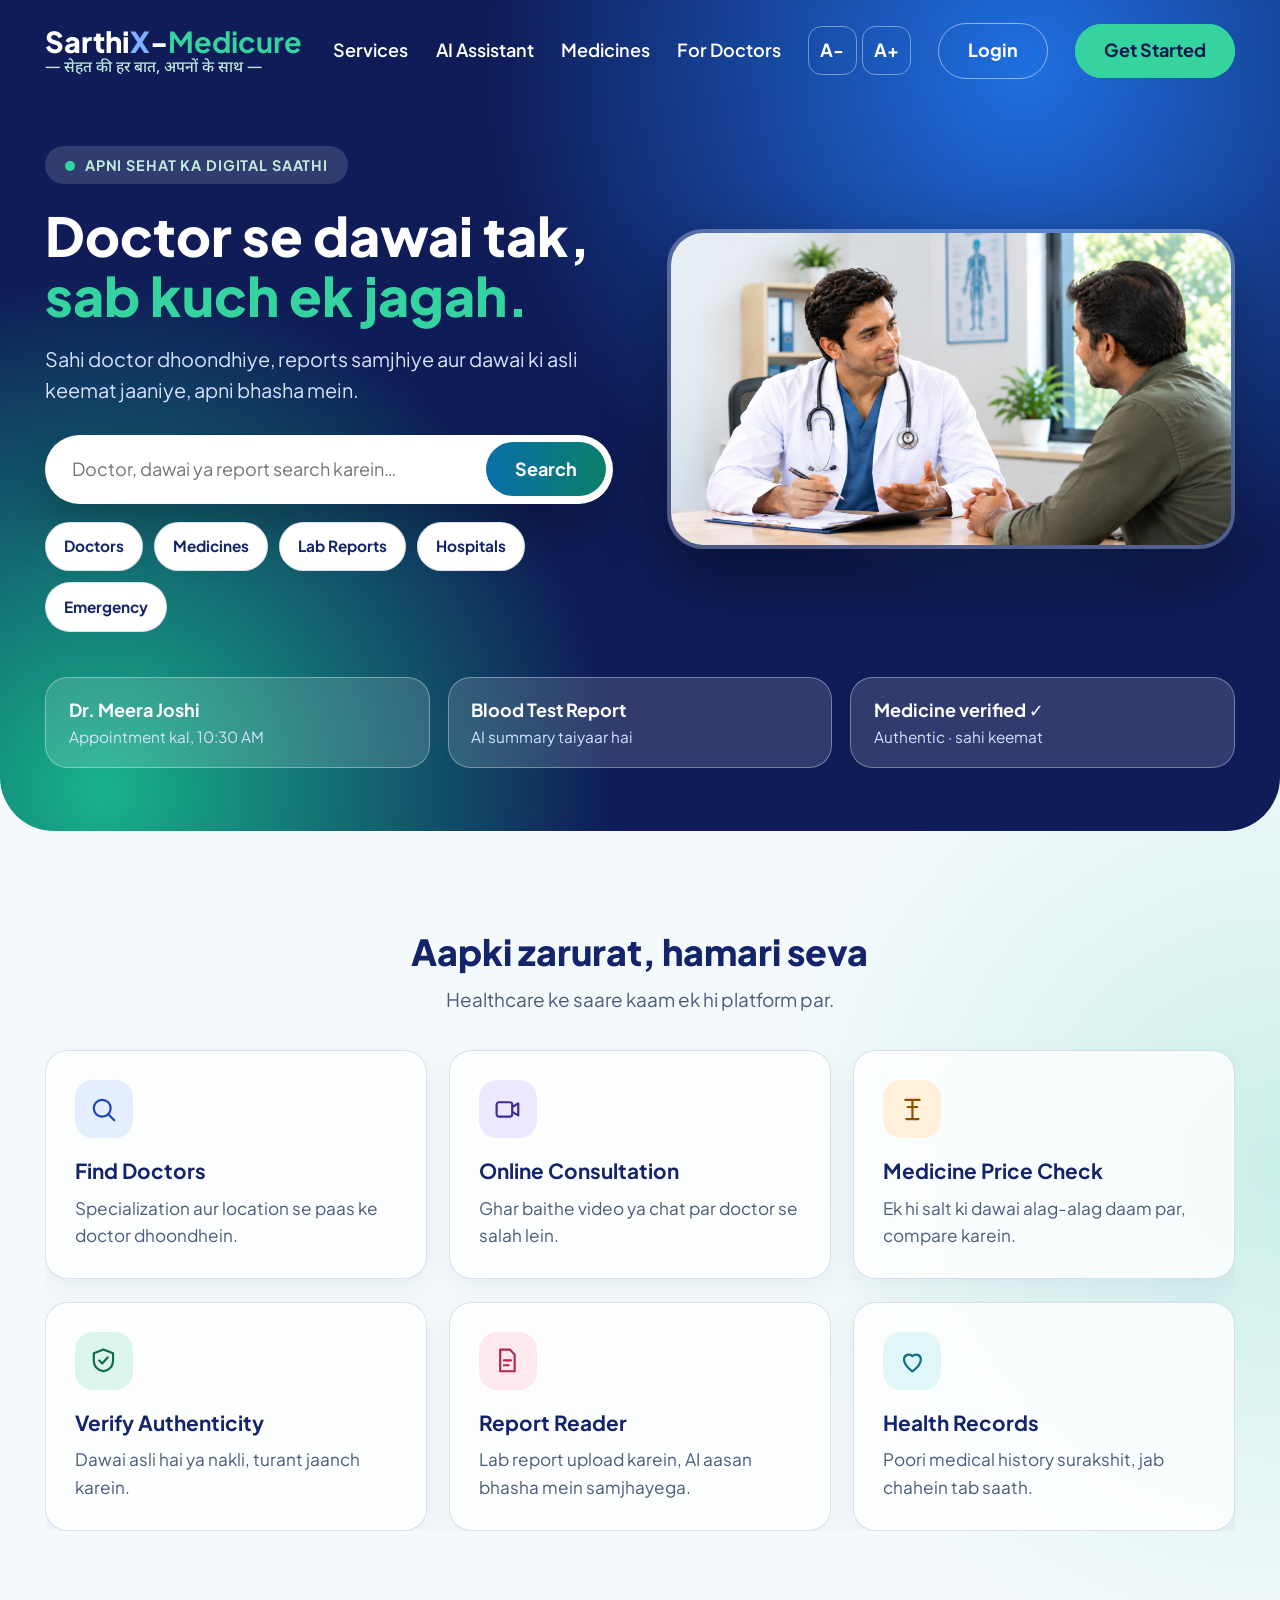
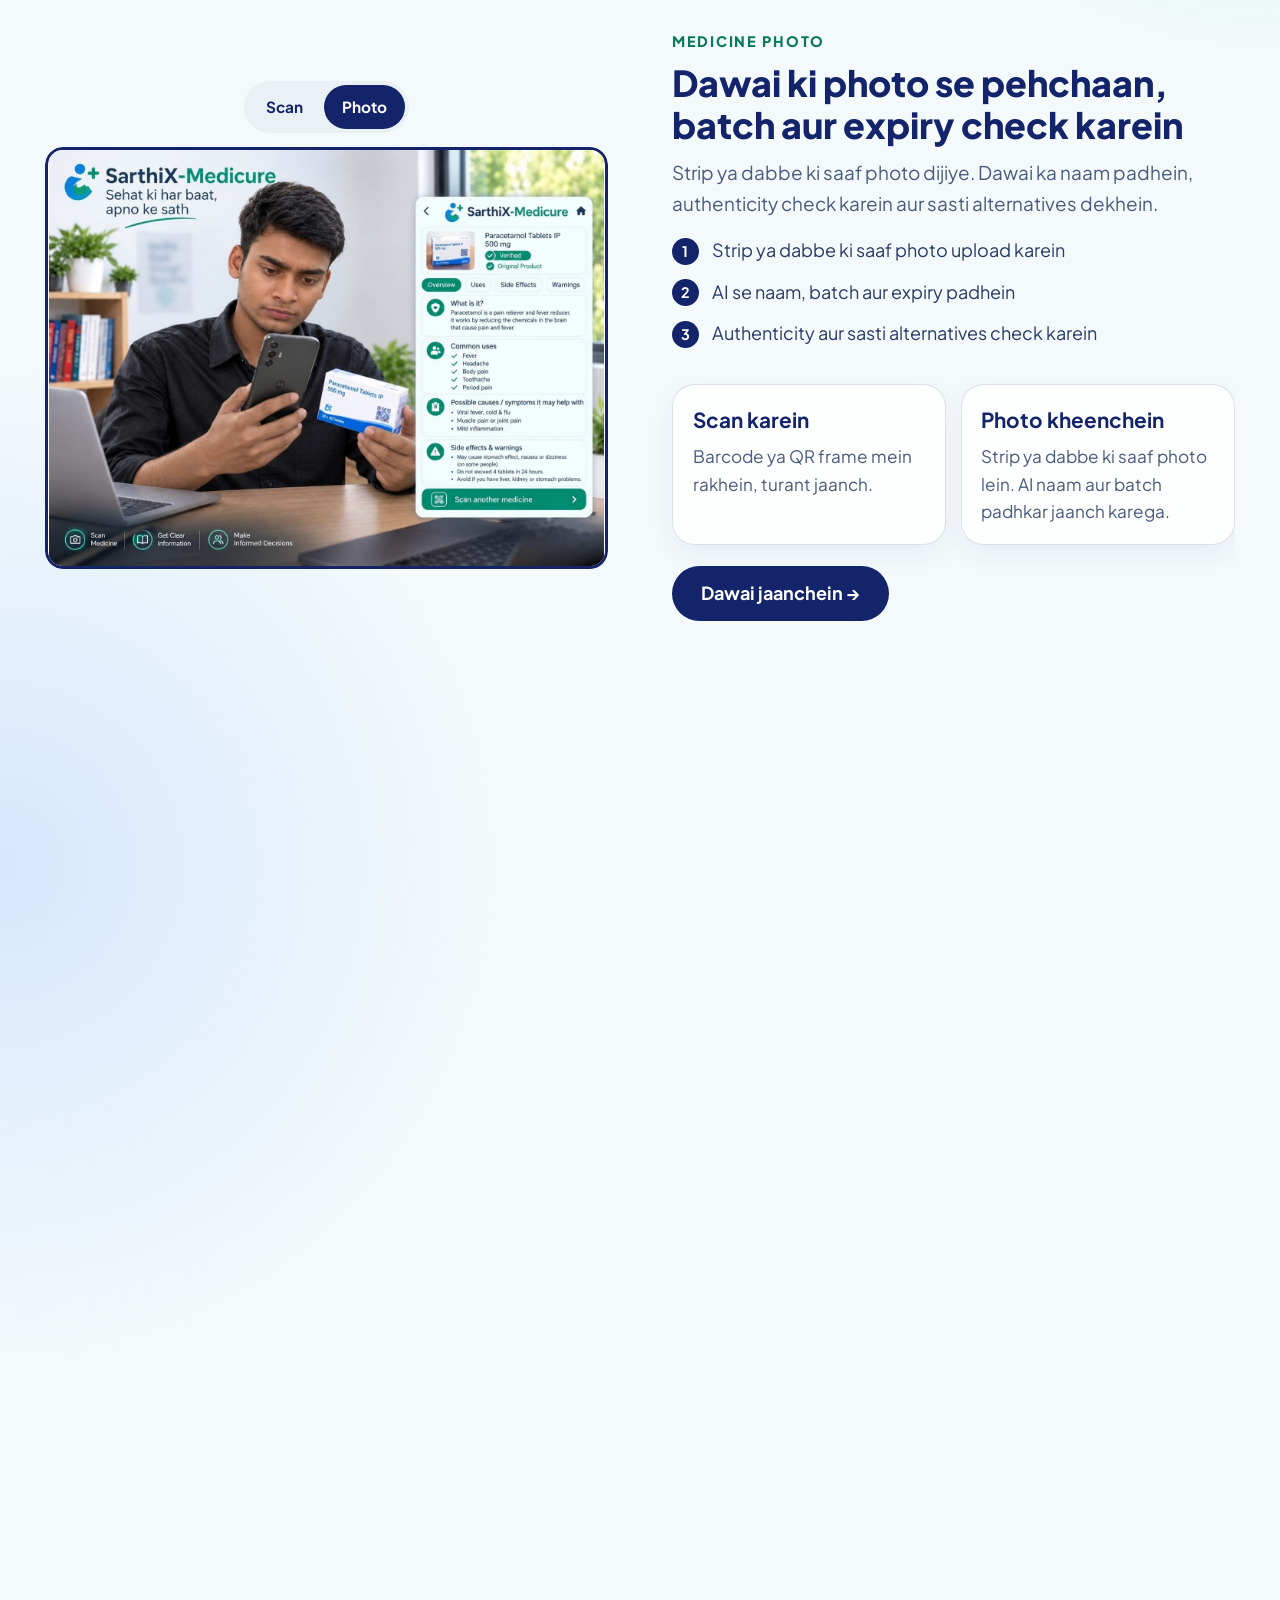
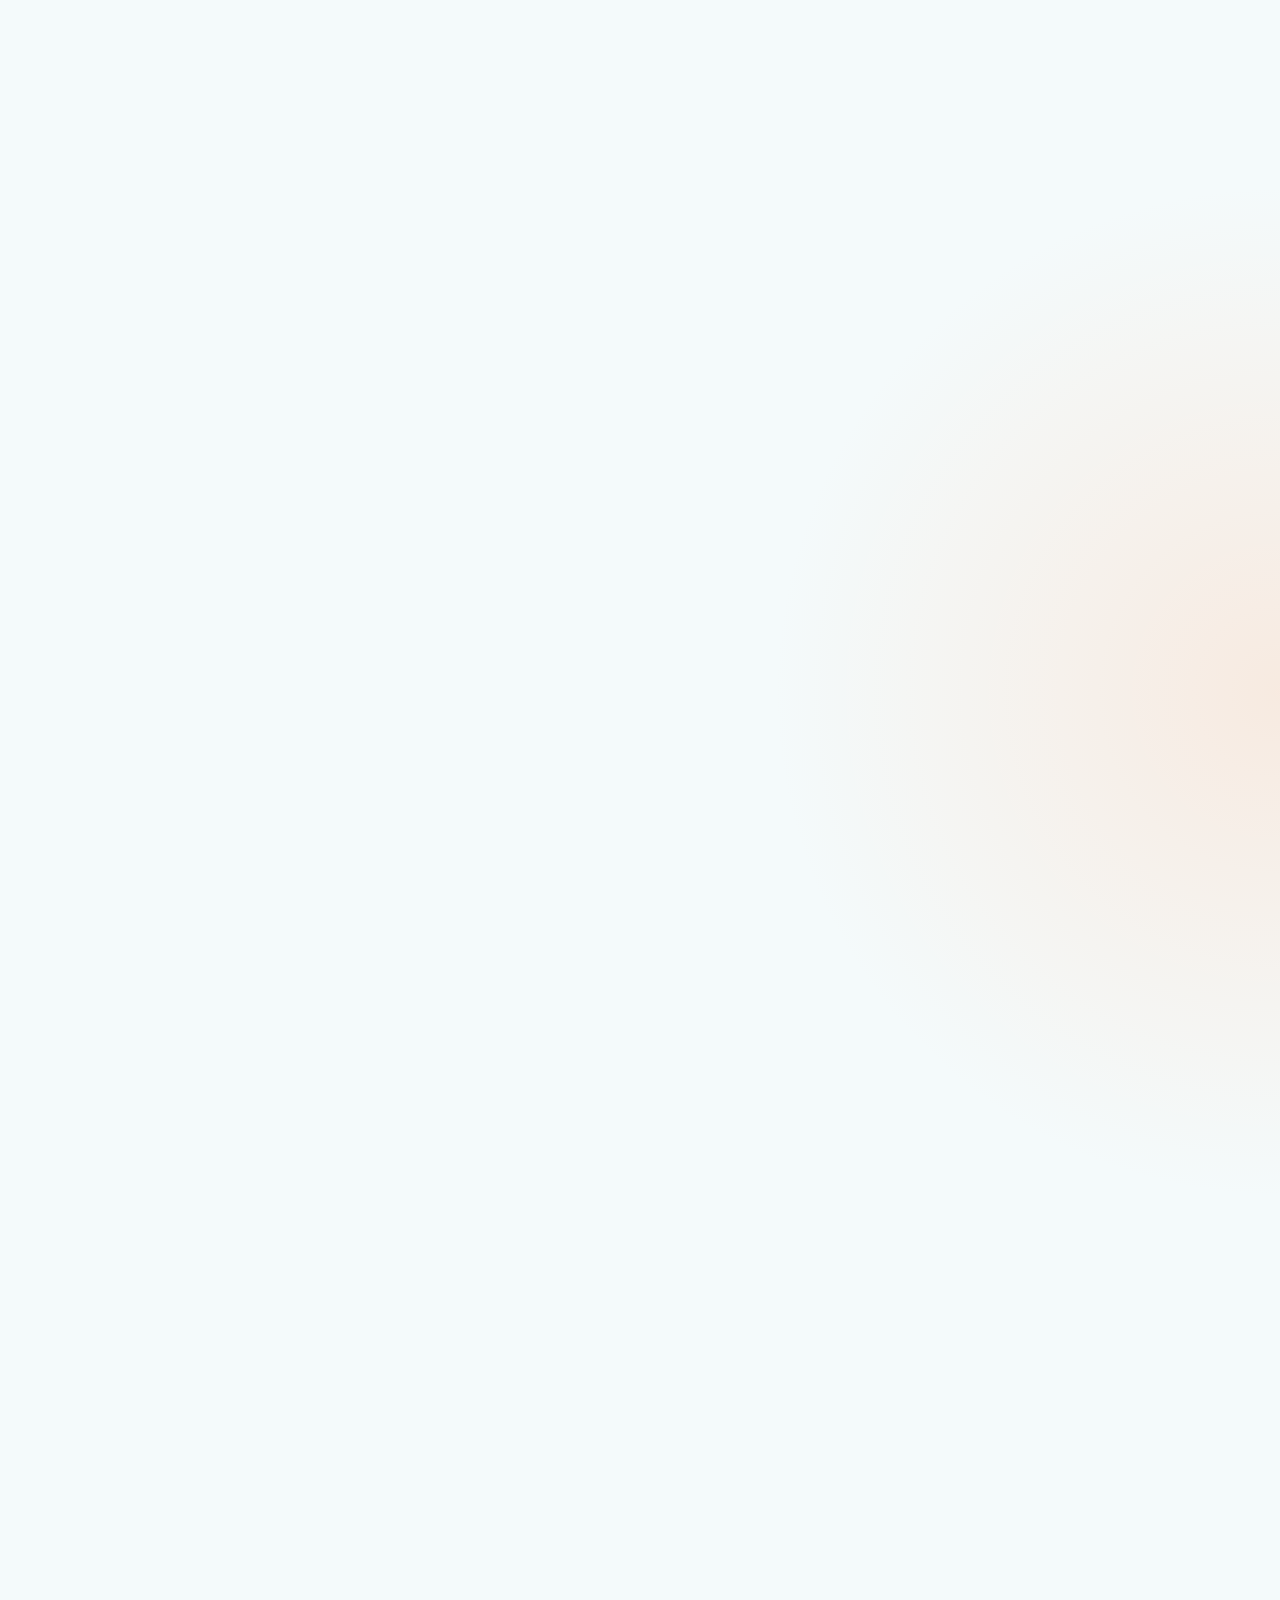
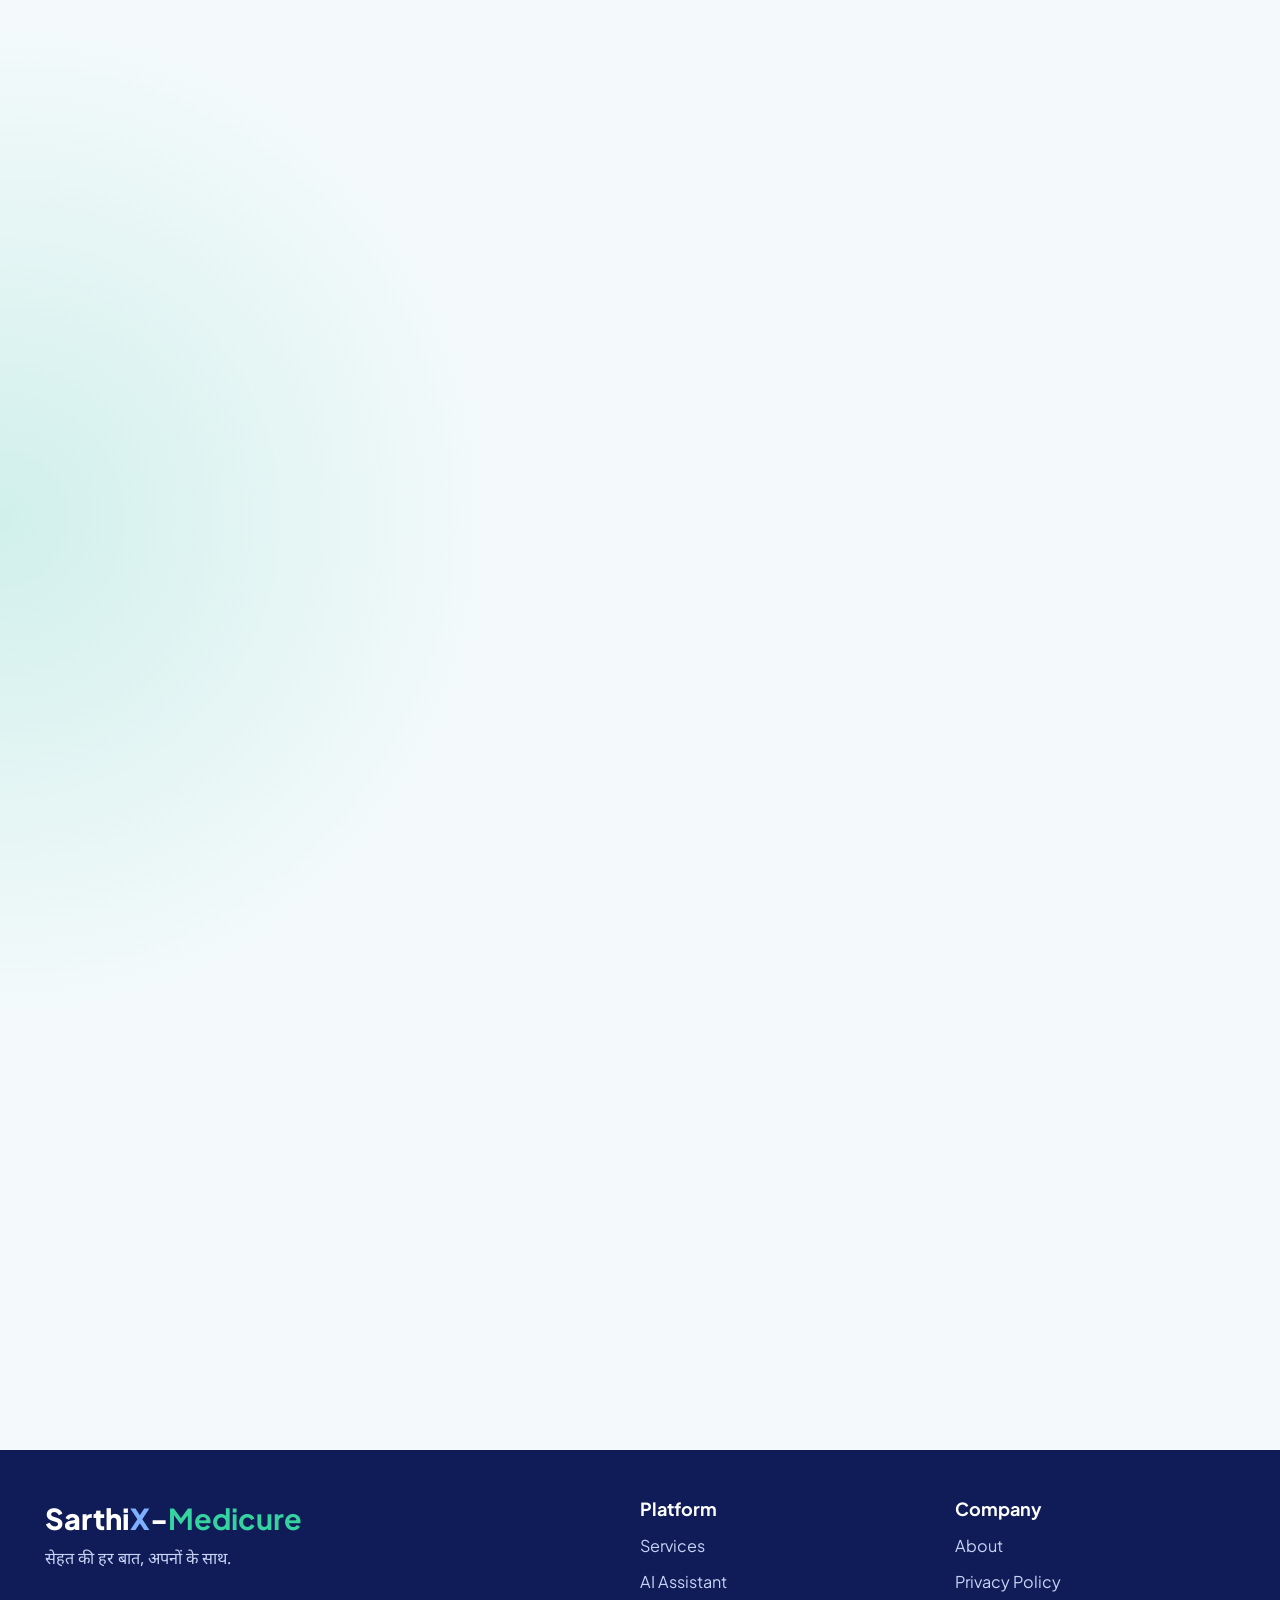
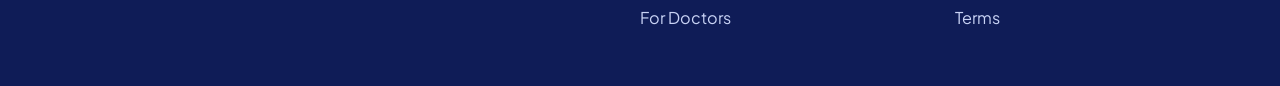
<file: index.html>
<!DOCTYPE html>
<html lang="hi-IN">
<head>
<meta charset="utf-8">
<meta name="viewport" content="width=device-width, initial-scale=1, viewport-fit=cover">
<title>SarthiX-Medicure | Doctor se dawai tak, sab kuch ek jagah</title>
<meta name="description" content="SarthiX-Medicure: doctor dhoondhiye, reports samjhiye aur dawai ki jaanch kijiye, apni bhasha mein.">
<meta name="theme-color" content="#0F1C57">
<script>document.documentElement.className+=" js"</script>
<link rel="preconnect" href="https://fonts.googleapis.com">
<link rel="preconnect" href="https://fonts.gstatic.com" crossorigin>
<link rel="stylesheet" href="https://fonts.googleapis.com/css2?family=Plus+Jakarta+Sans:wght@400;500;600;700;800&family=Noto+Sans+Devanagari:wght@400;500;600&display=swap">
<link rel="preload" as="image" href="hero.jpg">
<link rel="stylesheet" href="indexlanding.css">
<script src="indexlanding.js" defer></script>
</head>
<body>
<svg width="0" height="0" style="position:absolute" aria-hidden="true"><defs>
<symbol id="i-search" viewBox="0 0 24 24"><circle cx="11" cy="11" r="7"/><path d="M21 21l-5-5"/></symbol>
<symbol id="i-video" viewBox="0 0 24 24"><rect x="3" y="6" width="13" height="12" rx="2"/><path d="M16 10l5-3v10l-5-3"/></symbol>
<symbol id="i-pill" viewBox="0 0 24 24"><path d="M6 4h12M12 4v16M7 20h10M8 10h8"/></symbol>
<symbol id="i-shield" viewBox="0 0 24 24"><path d="M12 3l8 3v6c0 5-3.5 8-8 9-4.5-1-8-4-8-9V6z"/><path d="M8.5 12l2.5 2.5 4.5-5"/></symbol>
<symbol id="i-file" viewBox="0 0 24 24"><path d="M6 3h8l4 4v14H6z"/><path d="M9 12h6M9 16h4"/></symbol>
<symbol id="i-heart" viewBox="0 0 24 24"><path d="M12 21s-7-4.5-7-10a4 4 0 017-2.5A4 4 0 0119 11c0 5.5-7 10-7 10z"/></symbol>
</defs></svg>

<a class="skip" href="#main">Main content par jayein</a>

<div class="hero-wrap">
<header class="top" id="top">
<div class="wrap bar">
<a class="logo" href="#" aria-label="SarthiX-Medicure home"><span class="logo-name">Sarthi<i>X</i>-<b>Medicure</b></span><span class="tag" lang="hi">— सेहत की हर बात, अपनों के साथ —</span></a>
<button class="burger" id="burger" aria-expanded="false" aria-controls="nav" aria-label="Menu kholein"><span></span><span></span><span></span></button>
<nav id="nav" class="nav" aria-label="Main">
<a href="#services">Services</a><a href="#ai">AI Assistant</a><a href="#medicines">Medicines</a><a href="#doctors">For Doctors</a>
<span class="fs" role="group" aria-label="Text size"><button type="button" data-fs="-1" aria-label="Text chhota karein">A-</button><button type="button" data-fs="1" aria-label="Text bada karein">A+</button></span>
<a class="btn ghost" href="login.html">Login</a><a class="btn mint pulse" href="login.html">Get Started</a>
</nav>
</div>
</header>

<section class="wrap hero">
<div class="hero-copy">
<p class="pill">APNI SEHAT KA DIGITAL SAATHI</p>
<h1>Doctor se dawai tak, <span>sab kuch ek jagah.</span></h1>
<p class="lead">Sahi doctor dhoondhiye, reports samjhiye aur dawai ki asli keemat jaaniye, apni bhasha mein.</p>
<form class="search" id="search" role="search"><label for="q" class="sr">Search</label><input id="q" type="search" placeholder="Doctor, dawai ya report search karein…" autocomplete="off"><button class="btn grad" type="submit">Search</button></form>
<p class="sr" id="status" role="status" aria-live="polite"></p>
<div class="chips"><button type="button" class="chip">Doctors</button><button type="button" class="chip">Medicines</button><button type="button" class="chip">Lab Reports</button><button type="button" class="chip">Hospitals</button><button type="button" class="chip">Emergency</button></div>
</div>
<div class="hero-img"><img src="Compassionate Doctor-Patient Consultation.png" width="1670" height="941" alt="Doctor patient se dhyan se baat karte hue" fetchpriority="high" decoding="async"></div>
</section>

<section class="wrap quick">
<article class="glass" tabindex="0"><b>Dr. Meera Joshi</b><span>Appointment kal, 10:30 AM</span></article>
<article class="glass" tabindex="0"><b>Blood Test Report</b><span>AI summary taiyaar hai</span></article>
<article class="glass" tabindex="0"><b>Medicine verified ✓</b><span>Authentic · sahi keemat</span></article>
</section>
</div>

<main id="main">

<section class="wrap sec" id="services">
<header class="sh"><h2>Aapki zarurat, hamari seva</h2><p>Healthcare ke saare kaam ek hi platform par.</p></header>
<div class="grid3">
<article class="card" tabindex="0"><span class="ic c1"><svg class="i"><use href="#i-search"/></svg></span><h3>Find Doctors</h3><p>Specialization aur location se paas ke doctor dhoondhein.</p></article>
<article class="card" tabindex="0"><span class="ic c2"><svg class="i"><use href="#i-video"/></svg></span><h3>Online Consultation</h3><p>Ghar baithe video ya chat par doctor se salah lein.</p></article>
<article class="card" tabindex="0"><span class="ic c3"><svg class="i"><use href="#i-pill"/></svg></span><h3>Medicine Price Check</h3><p>Ek hi salt ki dawai alag-alag daam par, compare karein.</p></article>
<article class="card" tabindex="0"><span class="ic c4"><svg class="i"><use href="#i-shield"/></svg></span><h3>Verify Authenticity</h3><p>Dawai asli hai ya nakli, turant jaanch karein.</p></article>
<article class="card" tabindex="0"><span class="ic c5"><svg class="i"><use href="#i-file"/></svg></span><h3>Report Reader</h3><p>Lab report upload karein, AI aasan bhasha mein samjhayega.</p></article>
<article class="card" tabindex="0"><span class="ic c6"><svg class="i"><use href="#i-heart"/></svg></span><h3>Health Records</h3><p>Poori medical history surakshit, jab chahein tab saath.</p></article>
</div>
</section>

<section class="wrap sec split" id="medicines">
<div class="medicine-visual" data-mode="photo">
<div class="mode-buttons" role="group" aria-label="Jaanch ka tareeka"><button type="button" aria-pressed="false" data-mode="scan">Scan</button><button type="button" aria-pressed="true" data-mode="photo">Photo</button></div>
<div class="medicine-image">
<img class="medicine-photo" src="WhatsApp Image 2026-10-09 at 8.53.09 PM.jpeg" width="1448" height="1088" alt="WhatsApp par share ki gayi dawai ki photo" decoding="async">
<img class="medicine-scan" src="SarthiX Medicine Scan Demo.png" alt="SarthiX-Medicure se paracetamol scan karte hue" decoding="async">
</div>
</div>
<div class="txt">
<div class="medicine-copy-wrap" data-mode="photo" aria-live="polite">
<div class="medicine-copy" data-mode="scan" aria-hidden="true">
<p class="eye">MEDICINE SCAN</p>
<h2>Dawai scan karein, asli ya nakli turant jaanein</h2>
<p class="muted">Strip ka barcode ya QR scan kijiye, ya phone se dawai ki photo kheenchiye. Jaanch ho jayegi aur sasti alternative bhi dikhegi.</p>
<ol class="steps"><li>Barcode scan karein, ya phone se dawai ki photo kheenchein</li><li>Asli ya nakli, batch aur expiry ki jaanch paayein</li><li>Ek hi salt ki sasti dawaiyan compare karein</li></ol>
</div>
<div class="medicine-copy" data-mode="photo" aria-hidden="false">
<p class="eye">MEDICINE PHOTO</p>
<h2>Dawai ki photo se pehchaan, batch aur expiry check karein</h2>
<p class="muted">Strip ya dabbe ki saaf photo dijiye. Dawai ka naam padhein, authenticity check karein aur sasti alternatives dekhein.</p>
<ol class="steps"><li>Strip ya dabbe ki saaf photo upload karein</li><li>AI se naam, batch aur expiry padhein</li><li>Authenticity aur sasti alternatives check karein</li></ol>
</div>
</div>
<div class="two">
<article class="card sm" tabindex="0"><h3>Scan karein</h3><p>Barcode ya QR frame mein rakhein, turant jaanch.</p></article>
<article class="card sm" tabindex="0"><h3>Photo kheenchein</h3><p>Strip ya dabbe ki saaf photo lein. AI naam aur batch padhkar jaanch karega.</p></article>
</div>
<a class="btn navy" href="login.html">Dawai jaanchein →</a>
</div>
</section>

<section class="wrap sec split rev" id="ai">
<div class="txt">
<p class="eye">AI HEALTH ASSISTANT</p>
<h2>Reports aur dawai, ab aasani se samajhiye</h2>
<p class="muted">Koi bhi medical shabd ho ya prescription, assistant use saral bhasha mein samjhata hai.</p>
<ul class="ticks"><li>Hindi aur English dono mein jawab</li><li>Report ke important values highlight</li><li>Doctor ke paas jaane ka sahi samay batata hai</li></ul>
<a class="btn navy" href="login.html">Try AI Assistant →</a>
</div>
<div class="chat card" tabindex="0">
<p class="me">Meri blood report mein hemoglobin kam hai, iska kya matlab hai?</p>
<p class="bot">Hemoglobin khoon mein oxygen le jaata hai. Kam hone par thakan ho sakti hai. Aap doctor se milkar iron ki jaanch karwayein.</p>
<small>Ye jaankari salah nahi, doctor se zaroor milein.</small>
</div>
</section>

<section class="wrap sec" id="doctors">
<div class="dark">
<div class="txt">
<p class="eye mint-t">FOR DOCTORS</p>
<h2>Kam paperwork, zyada patients par dhyan</h2>
<ul class="ticks lt"><li>Patient ki poori history ek screen par</li><li>Priority flags se critical cases pehle</li><li>AI assessment aur turant prescription</li></ul>
<a class="btn mint" href="login.html">Doctor Dashboard dekhein</a>
</div>
<div class="stats">
<div class="glass" tabindex="0"><span>Pending</span><b>8</b></div>
<div class="glass" tabindex="0"><span>Critical</span><b class="warn">2</b></div>
<div class="glass wide" tabindex="0"><b>Aarav Mehta · High priority</b><span>Fever, cough, breathlessness</span></div>
</div>
</div>
</section>

<section class="wrap sec">
<header class="sh"><h2>Patients ke liye aasan, doctors ke liye faydemand</h2><p>Dono ke liye ek hi platform.</p></header>
<div class="grid2">
<article class="card" tabindex="0"><h3 class="eye">PATIENTS</h3><ul class="ticks"><li>Fees aur wait time pehle se saaf</li><li>Reports ka trend aur reminders</li><li>Poore parivaar ki sehat ek jagah</li></ul></article>
<article class="card" tabindex="0"><h3 class="eye blue-t">DOCTORS</h3><ul class="ticks bl"><li>Apna free clinic page, WhatsApp par share</li><li>Voice se notes aur prescription</li><li>Visit se pehle patient ka summary</li></ul></article>
</div>
</section>

<section class="wrap sec">
<div class="join">
<div class="clinic-image-wrap"><img class="crop clinic-banner" src="SarthiX-Medicure Doctor Partner Banner.png" width="1665" height="944" alt="SarthiX-Medicure doctor partner banner" loading="lazy" decoding="async"></div>
<div class="txt"><p class="eye blue-t">JOIN AS DOCTOR</p><h2>Apni clinic ko online layein, free mein</h2><p class="muted">Apna clinic page banayein, appointments lein aur paperwork kam karein.</p><a class="btn navy" href="login.html">Doctor ke roop mein judein →</a></div>
</div>
</section>

<section class="wrap sec split" id="senior">
<div class="senior-img"><img class="crop tall senior-banner" src="Senior Mode Healthcare Consultation UI.png" width="1670" height="942" alt="Doctor senior patient ko tablet dikhate hue, saath mein Senior Mode ke bade buttons" loading="lazy" decoding="async"></div>
<div class="txt">
<p class="eye">SENIOR MODE</p>
<h2>Buzurgon ke liye bade akshar, bade buttons</h2>
<p class="muted">Ek tap par senior mode chalu karein. Sab kuch saaf, simple aur bol kar bhi chalega.</p>
<div class="bigbtns"><button class="bb a" type="button">Doctor se baat karein</button><button class="bb b" type="button">Meri dawaiyan</button><button class="bb c" type="button">Emergency madad</button></div>
<button class="btn navy" id="seniorToggle" type="button" aria-pressed="false">Senior mode chalu karein</button>
</div>
</section>

<section class="wrap sec">
<div class="family">
<div class="txt"><p class="eye">PARENTS KI NAZAR SE</p><h2>Maa-Papa ki sehat, aapki nazar mein</h2><p class="muted">Door rehkar bhi dekhein ki unhone dawai li ya nahi, aur unka BP kaisa hai.</p>
<ul class="ticks"><li>Dawai chhootne par aapko alert</li><li>Appointment aur reports ek jagah</li><li>Ek account se poora parivaar</li></ul></div>
<div class="people">
<article class="person card" tabindex="0"><img class="av" src="hero.jpg" width="2968" height="1024" alt="" loading="lazy" decoding="async" style="object-position:60% 25%"><div><b>Maa</b><span>Subah ki dawai li ✓ · BP normal</span></div><em class="badge ok">Theek</em></article>
<article class="person card" tabindex="0"><span class="av init">P</span><div><b>Papa</b><span>Sugar report kal due hai</span></div><em class="badge warn">Yaad dilayein</em></article>
</div>
</div>
</section>

<section class="wrap sec" id="reviews">
<header class="sh"><h2>Logon ka bharosa</h2><p class="small">Namune ke reviews. Launch se pehle asli reviews se badlein.</p></header>
<div class="grid3">
<article class="card" tabindex="0"><div class="who"><span class="av init g1">S</span><div><b>Sunita Verma</b><span>Patient</span></div></div><p class="stars" aria-label="5 stars">★★★★★</p><p>Doctor ko dhoondhna aur report samajhna ab bahut aasan ho gaya.</p></article>
<article class="card" tabindex="0"><div class="who"><span class="av init g2">R</span><div><b>Rakesh Gupta</b><span>Patient, parent ke saath</span></div></div><p class="stars" aria-label="5 stars">★★★★★</p><p>Papa ki dawai ka reminder mujhe mil jaata hai, chinta kam hui.</p></article>
<article class="card" tabindex="0"><div class="who"><span class="av init g3">A</span><div><b>Dr. Anil Sharma</b><span>General Physician</span></div></div><p class="stars" aria-label="5 stars">★★★★★</p><p>Patient ki history ek screen par milti hai, paperwork kaafi kam hua.</p></article>
</div>
</section>

<section class="wrap sec">
<div class="cta"><h2>Sehat ki shuruaat aaj se</h2><p>Free account banayein aur apna health safar shuru karein.</p><a class="btn white" href="login.html">Create Account</a></div>
</section>
</main>

<footer class="foot">
<div class="wrap fgrid">
<div><p class="logo-name">Sarthi<i>X</i>-<b>Medicure</b></p><p lang="hi" class="ft">सेहत की हर बात, अपनों के साथ.</p></div>
<nav aria-label="Platform"><h3>Platform</h3><a href="#services">Services</a><a href="#ai">AI Assistant</a><a href="#doctors">For Doctors</a></nav>
<nav aria-label="Company"><h3>Company</h3><a href="#">About</a><a href="#">Privacy Policy</a><a href="#">Terms</a></nav>
</div>
</footer>
</body>
</html>
</file>
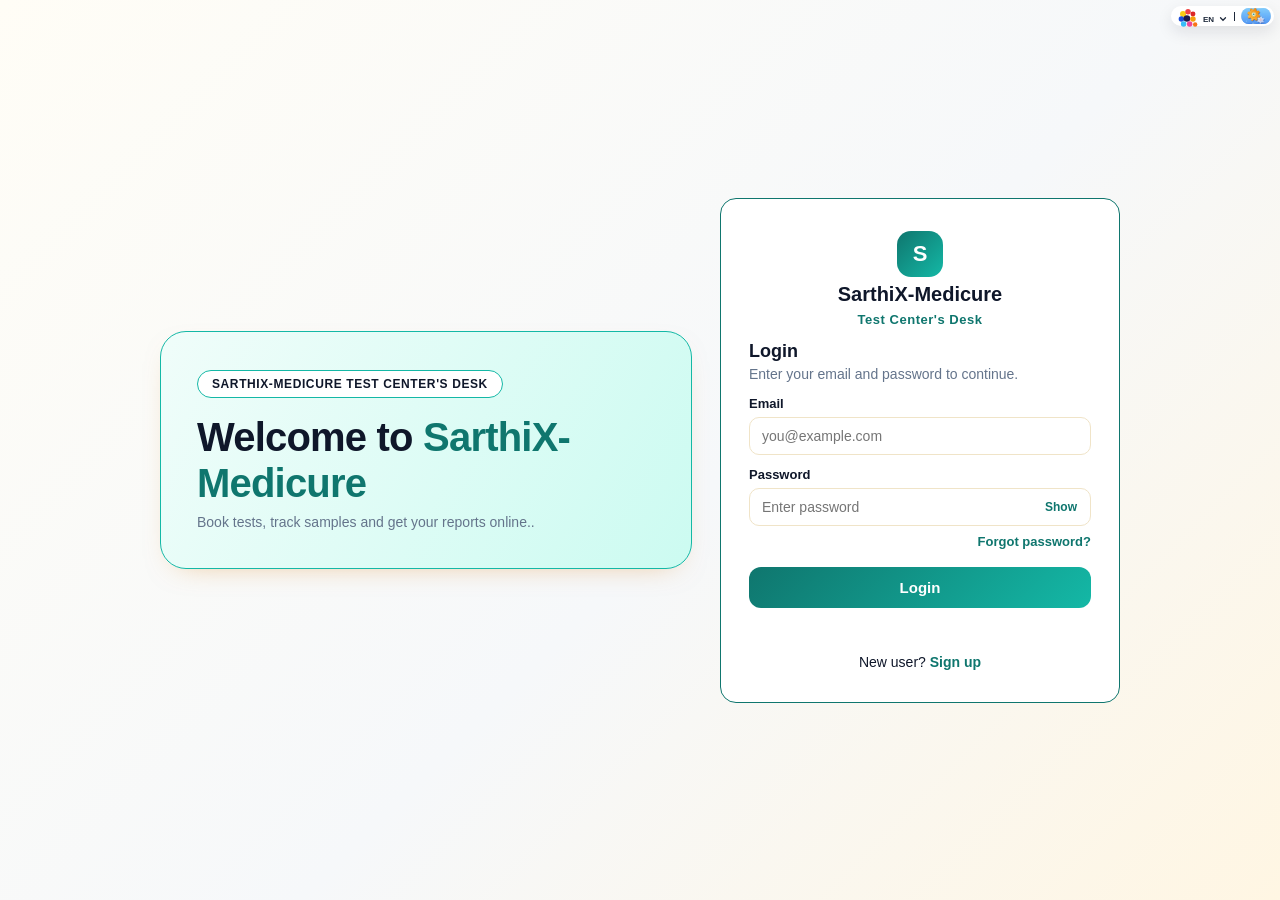
<file: laboratorylogin.html>
<!DOCTYPE html>
<html lang="en">
<head>
  <meta charset="UTF-8">
  <meta name="viewport" content="width=device-width, initial-scale=1">
  <title>Login | SarthiX-Medicure</title>
  <link rel="stylesheet" href="doctorlogin.css">
</head>
<body>


    <style>
 .logo-mark, .btn { background: linear-gradient(135deg, #0f766e, #14b8a6) !important; }
.brand small, .pw-toggle, a, .accent { color: #0f766e !important; }
.chip.on, .reset-all { background: #0f766e !important; }
.hero { background: linear-gradient(120deg, #f0fdfa, #ccfbf1) !important; border-color: #14b8a6 !important; }
.pill { border-color: #14b8a6 !important; }
.login-box { border-color: #0f766e !important; animation: labGlow 1.6s ease-in-out infinite; }
@keyframes labGlow {
  0%, 100% { border-color: #0f766e; box-shadow: 0 0 4px #0f766e, 0 0 10px rgba(15, 118, 110, 0.4); }
  50% { border-color: #14b8a6; box-shadow: 0 0 12px #14b8a6, 0 0 28px rgba(20, 184, 166, 0.8), inset 0 0 8px rgba(20, 184, 166, 0.35); }
}
</style>


  <!-- top right: language + accessibility -->
  <div class="top-pill">
    <label class="lang-part" title="Language">
      <svg width="22" height="22" viewBox="0 0 80 80">
        <circle cx="22" cy="22" r="11" fill="#facc15"/>
        <circle cx="40" cy="14" r="10" fill="#ef4444"/>
        <circle cx="58" cy="22" r="9" fill="#dc2626"/>
        <circle cx="16" cy="40" r="10" fill="#1d4ed8"/>
        <circle cx="36" cy="38" r="12" fill="#1e1b4b"/>
        <circle cx="58" cy="40" r="10" fill="#f59e0b"/>
        <circle cx="24" cy="58" r="10" fill="#38bdf8"/>
        <circle cx="46" cy="58" r="10" fill="#ec4899"/>
        <circle cx="66" cy="60" r="8" fill="#f97316"/>
      </svg>
      <span class="lang-text" id="langLabel">EN</span>
      <svg class="chev" width="10" height="10" viewBox="0 0 24 24" fill="none" stroke="#1e293b" stroke-width="3" stroke-linecap="round"><path d="M6 9l6 6 6-6"/></svg>
      <select id="langSel" aria-label="Language">
        <option value="en">English</option>
        <option value="hi">हिन्दी</option>
      </select>
    </label>
    <span class="pill-divider"></span>
    <button class="a11y-btn" id="a11yBtn" aria-label="Accessibility" aria-expanded="false">
      <img src="gear.png" alt="">
    </button>
  </div>

  <!-- accessibility panel -->
  <div class="a11y-panel" id="a11yPanel" hidden>
    <div class="a11y-head">
      <div class="a11y-head-left">
        <span class="a11y-head-icon"><img src="gear.png" alt=""></span>
        <div>
          <h3>Accessibility</h3>
          <p>Customise your viewing experience</p>
        </div>
      </div>
      <button class="a11y-close" id="a11yClose" aria-label="Close">&#10005;</button>
    </div>

    <div class="a11y-body">
      <section class="a11y-card">
        <div class="a11y-title">Page Zoom</div>
        <div class="a11y-sub">Scale the entire page</div>
        <div class="a11y-chips">
          <button class="chip" data-zoom="-1">-</button>
          <span class="zoom-val" id="zoomVal">100%</span>
          <button class="chip" data-zoom="1">+</button>
          <button class="chip ghost" data-zoom="0">Reset</button>
        </div>
      </section>

      <section class="a11y-card">
        <div class="a11y-title">Font Size</div>
        <div class="a11y-sub">Adjust text size across the page</div>
        <div class="a11y-chips">
          <button class="chip" data-font="-1">A-</button>
          <button class="chip" data-font="0">Default</button>
          <button class="chip" data-font="1">A+</button>
        </div>
      </section>

      <section class="a11y-card">
        <div class="a11y-title">Color Blind Mode</div>
        <div class="a11y-sub">Apply vision-friendly colour filters</div>
        <div class="a11y-chips">
          <button class="chip on" data-cb="none">None</button>
          <button class="chip" data-cb="protanopia">Protanopia</button>
          <button class="chip" data-cb="deuteranopia">Deuteranopia</button>
          <button class="chip" data-cb="tritanopia">Tritanopia</button>
          <button class="chip" data-cb="greyscale">Greyscale</button>
          <button class="chip" data-cb="highcontrast">High Contrast</button>
        </div>
      </section>

      <section class="a11y-card">
        <div class="a11y-title">Display Tools</div>
        <div class="a11y-sub">Quick visual adjustments</div>
        <div class="tiles">
          <button class="tile" data-toggle="darkContrast"><i>&#9790;</i>Dark Contrast</button>
          <button class="tile" data-toggle="invert"><i>&#9680;</i>Invert</button>
          <button class="tile" data-toggle="saturation"><i>&#10041;</i>Saturation</button>
          <button class="tile" data-font="1"><i>A+</i>Text Size Increase</button>
          <button class="tile" data-font="-1"><i>A-</i>Text Size Decrease</button>
          <button class="tile" data-toggle="highlightLinks"><i>&#128279;</i>Highlight Links</button>
          <button class="tile" data-toggle="hideImages"><i>&#9635;</i>Hide Images</button>
          <button class="tile" data-toggle="defaultCursor"><i>&#8598;</i>Default Cursor</button>
        </div>
      </section>

      <section class="a11y-card">
        <div class="a11y-title">Reading &amp; Visual Aids</div>
        <div class="a11y-sub">Spacing, fonts, guide, focus and read aloud</div>
        <div class="tiles">
          <button class="tile" data-toggle="lineSpacing"><i>T&#8285;</i>Line Spacing</button>
          <button class="tile" data-toggle="textSpacing"><i>T</i>Text Spacing</button>
          <button class="tile" data-toggle="dyslexia"><i>A</i>Dyslexia Friendly Font</button>
          <button class="tile" data-toggle="boldText"><i>B</i>Bold Text</button>
          <button class="tile" data-toggle="highlightHeadings"><i>H</i>Highlight Headings</button>
          <button class="tile" data-toggle="bigCursor"><i>&#8598;</i>Big Cursor</button>
          <button class="tile" data-toggle="readingGuide"><i>&#8801;</i>Reading Guide</button>
          <button class="tile" data-toggle="stopAnimations"><i>&#10074;&#10074;</i>Stop Animations</button>
          <button class="tile" data-toggle="highlightFocus"><i>&#9633;</i>Highlight Focus</button>
          <button class="tile" data-action="readAloud"><i>&#128266;</i>Read Page Aloud</button>
        </div>
      </section>

      <button class="reset-all" id="resetAll">Reset all accessibility settings</button>
    </div>
    <div class="powered">Powered by SarthiX</div>
  </div>

  <!-- colour filters used by "Color Blind Mode" -->
  <svg width="0" height="0" style="position:absolute" aria-hidden="true">
    <filter id="protanopia"><feColorMatrix type="matrix" values="0.567 0.433 0 0 0  0.558 0.442 0 0 0  0 0.242 0.758 0 0  0 0 0 1 0"/></filter>
    <filter id="deuteranopia"><feColorMatrix type="matrix" values="0.625 0.375 0 0 0  0.7 0.3 0 0 0  0 0.3 0.7 0 0  0 0 0 1 0"/></filter>
    <filter id="tritanopia"><feColorMatrix type="matrix" values="0.95 0.05 0 0 0  0 0.433 0.567 0 0  0 0.475 0.525 0 0  0 0 0 1 0"/></filter>
    <filter id="greyscale"><feColorMatrix type="saturate" values="0"/></filter>
  </svg>
  <div id="readingGuide" hidden></div>

  <!-- main page -->
  <div class="login-wrap">
    <section class="hero">
      <span class="pill">SARTHIX-MEDICURE TEST CENTER'S DESK</span>
      <h1 id="heroTitle">Welcome to <span class="accent">SarthiX-Medicure</span></h1>
      <p id="heroText">Book tests, track samples and get your reports online..</p>
    </section>

    <!-- login card -->
    <div class="card login-box" id="loginView">
      <div class="brand">
        <div class="logo-mark">S</div>
        <div class="brand-name">SarthiX-Medicure</div>
        <small>Test Center's Desk</small>
      </div>

      <h2 id="loginTitle">Login</h2>
      <p class="hint" id="loginHint">Enter your email and password to continue.</p>

      <form id="loginForm" novalidate>
        <label for="email">Email</label>
        <input type="email" id="email" autocomplete="username" placeholder="you@example.com">

        <label for="pass">Password</label>
        <div class="pw-row">
          <input type="password" id="pass" autocomplete="current-password" placeholder="Enter password">
          <button type="button" class="pw-toggle" id="pwToggle">Show</button>
        </div>
        <div class="right">
          <a href="#" id="forgotLink">Forgot password?</a>
        </div>

        <button type="submit" class="btn" id="loginBtn">Login</button>
      </form>

      <p class="msg" id="loginMsg"></p>
      <p class="switch">New user? <a href="#" id="showSignup">Sign up</a></p>
    </div>

    <!-- sign up card -->
    <div class="card login-box" id="signupView" hidden>
      <div class="brand">
        <div class="logo-mark">S</div>
        <div class="brand-name">SarthiX-Medicure</div>
        <small>Create new account</small>
      </div>

      <form id="signupForm" novalidate>
  <label for="labName">Laboratory name</label>
  <input type="text" id="labName" placeholder="e.g. City Diagnostic Lab">

  <label for="suName">Lab incharge name</label>
  <input type="text" id="suName" placeholder="Your full name">

  <label for="labAddress">Lab address</label>
  <textarea id="labAddress" rows="2" placeholder="Building, street, area, city"></textarea>

  <label for="labPin">Pincode</label>
  <input type="text" id="labPin" maxlength="6" inputmode="numeric" placeholder="6-digit pincode">

  <label for="suEmail">Email</label>
  <input type="email" id="suEmail" placeholder="you@example.com">
  <button type="button" class="btn" id="sendOtpBtn">Send OTP to email</button>

  <div id="otpBox" hidden>
    <label for="suOtp">Enter OTP</label>
    <input type="text" id="suOtp" maxlength="6" inputmode="numeric" placeholder="6-digit OTP">
    <button type="button" class="btn" id="verifyOtpBtn">Verify OTP</button>
  </div>

  <label for="suPass">Password</label>
  <input type="password" id="suPass" placeholder="At least 6 characters">

  <label for="suPass2">Confirm password</label>
  <input type="password" id="suPass2" placeholder="Re-enter password">

  <button type="submit" class="btn">Create account</button>
</form>
      <p class="msg" id="signupMsg"></p>
      <p class="switch">Already have an account? <a href="#" id="showLogin">Login</a></p>
    </div>
  </div>

  <script src="doctorlogin.js"></script>
</body>
</html>
</file>
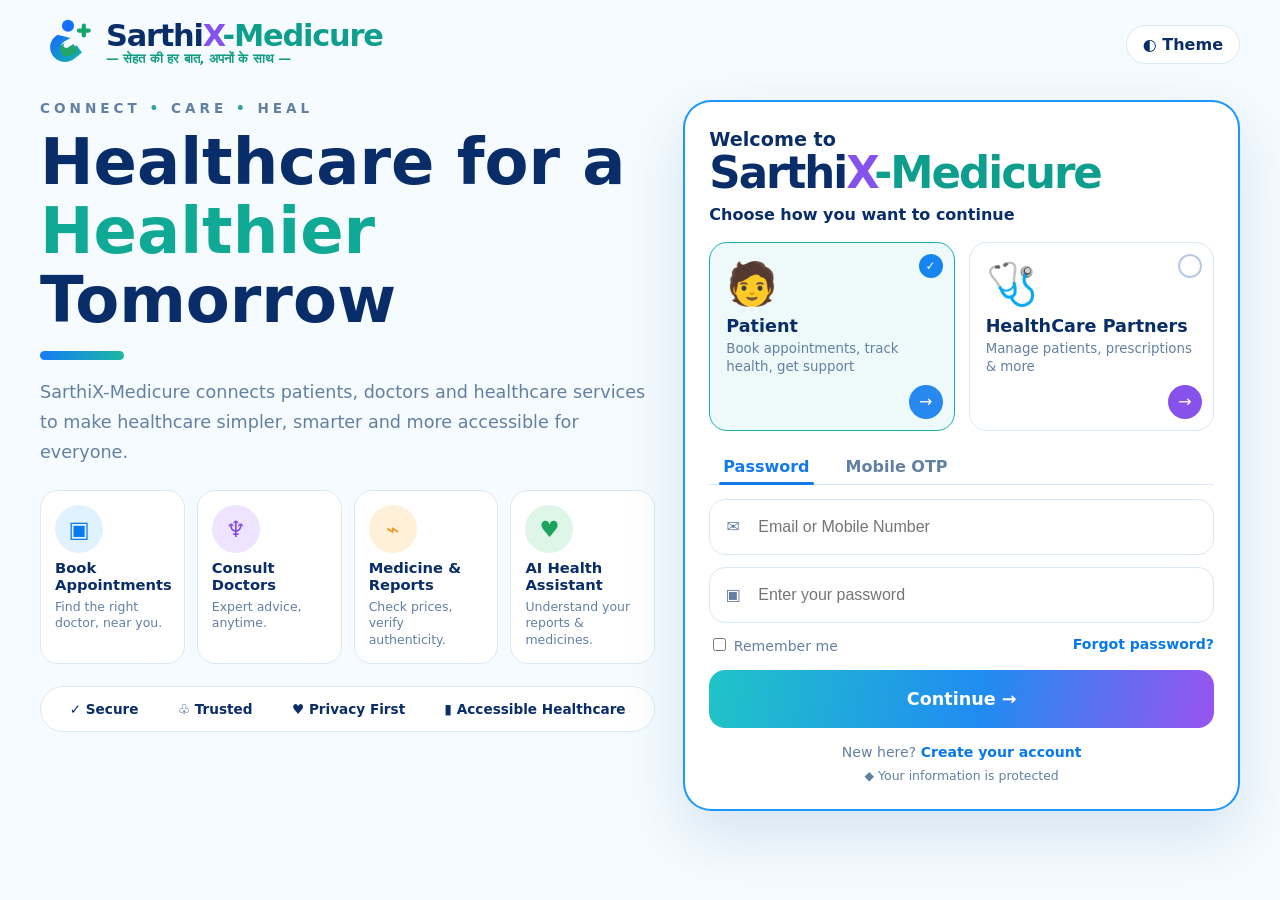
<file: login.html>
<!DOCTYPE html>
<html lang="en">
<head>
<meta charset="UTF-8">
<meta name="viewport" content="width=device-width, initial-scale=1, viewport-fit=cover">
<title>SarthiX-Medicure | Healthcare for a Healthier Tomorrow</title>
<link rel="stylesheet" href="styles.css">
</head>
<body>
<div id="home" class="wrap">
<header>
  <div class="brand">
    <svg viewBox="0 0 92 92" aria-hidden="true"><defs><linearGradient id="g" x1="0" y1="0" x2="1" y2="1"><stop offset="0" stop-color="#1669ff"/><stop offset="1" stop-color="#14b8a6"/></linearGradient></defs><circle cx="46" cy="16" r="10" fill="#1670ff"/><path d="M29 31c-13 8-16 22-8 34 8 12 25 14 36 5l12-10-9-12-11 9c-5 4-12 2-14-3-2-5 0-9 5-12l10-6z" fill="url(#g)"/><path d="M38 45c-5 4-7 10-4 15 3 6 11 8 17 5l11-6-7-13-10 6c-2 1-5 0-6-2-1-2 0-4 2-5z" fill="#20a66a"/><path d="M64 24h16M72 16v16" stroke="#16a46f" stroke-width="7" stroke-linecap="round"/></svg>
    <div><div class="bn"><strong>Sarthi</strong><b>X</b><em>-Medicure</em></div><div class="tag">— सेहत की हर बात, अपनों के साथ —</div></div>
  </div>
  <button class="pill" id="themeBtn" type="button">◐ Theme</button>
</header>
<main>
  <section>
    <div class="eyebrow">CONNECT <span>•</span> CARE <span>•</span> HEAL</div>
    <h1 style="color:var(--hero)">Healthcare for a<br><span>Healthier</span> Tomorrow</h1>
    <div class="bar"></div>
    <p class="desc">SarthiX-Medicure connects patients, doctors and healthcare services to make healthcare simpler, smarter and more accessible for everyone.</p>
    <div class="feats">
      <button class="feat" type="button" data-t="Appointment booking connects to your scheduling API."><i style="background:#e1f2ff;color:#0878ef">▣</i><strong>Book Appointments</strong><small>Find the right doctor, near you.</small></button>
      <button class="feat" type="button" data-t="Doctor discovery connects to profiles and availability."><i style="background:#eee4ff;color:#8249e8">♆</i><strong>Consult Doctors</strong><small>Expert advice, anytime.</small></button>
      <button class="feat" type="button" data-t="Medicine &amp; reports connect to your verification workflow."><i style="background:#fff0d9;color:#ef981e">⌁</i><strong>Medicine &amp; Reports</strong><small>Check prices, verify authenticity.</small></button>
      <button class="feat" type="button" data-t="The AI assistant connects to your approved AI service."><i style="background:#def6e8;color:#1ca35d">♥</i><strong>AI Health Assistant</strong><small>Understand your reports &amp; medicines.</small></button>
    </div>
    <div class="trust"><span>✓ Secure</span><span>♧ Trusted</span><span>♥ Privacy First</span><span>▮ Accessible Healthcare</span></div>
  </section>
  <section class="panel">
    <p class="welcome">Welcome to</p>
    <h2><strong>Sarthi</strong><b>X</b><em>-Medicure</em></h2>
    <p class="choose">Choose how you want to continue</p>
    <div class="roles" role="radiogroup" aria-label="Choose account type">
      <button class="role sel" type="button" role="radio" aria-checked="true" data-role="patient"><span class="ck">✓</span><span class="av">🧑</span><strong>Patient</strong><small>Book appointments, track health, get support</small><span class="go">→</span></button>
      <button class="role" type="button" role="radio" aria-checked="false" data-role="partner"><span class="ck"></span><span class="av">🩺</span><strong>HealthCare Partners</strong><small>Manage patients, prescriptions &amp; more</small><span class="go">→</span></button>
    </div>
    <div class="tabs" role="tablist"><button class="tab on" type="button" data-auth="pw">Password</button><button class="tab" type="button" data-auth="otp">Mobile OTP</button></div>
    <form id="f" novalidate>
      <div class="field"><div class="iw"><span>✉</span><input id="id" type="text" placeholder="Email or Mobile Number" autocomplete="username" aria-label="Email or Mobile Number"></div><small class="err" id="e1"></small></div>
      <div class="field" id="pwF"><div class="iw"><span>▣</span><input id="pw" type="password" placeholder="Enter your password" autocomplete="current-password" aria-label="Password"></div><small class="err" id="e2"></small></div>
      <div class="field hidden" id="otpF"><div class="iw"><span>#</span><input id="otp" inputmode="numeric" maxlength="6" placeholder="Enter 6-digit OTP" aria-label="OTP"></div><small class="err" id="e3"></small></div>
      <div class="opts" id="pwO"><label><input type="checkbox"> Remember me</label><button class="lnk" type="button" id="fp">Forgot password?</button></div>
      <button class="cont" id="cb" type="submit">Continue →</button>
      <p class="new">New here? <button class="lnk" type="button" id="ca">Create your account</button></p>
      <p class="safe">◆ Your information is protected</p>
    </form>
  </section>
</main>
</div>

<div id="view" class="wrap view hidden"></div>

<dialog id="dlg" aria-label="Choose your service"><button class="x" type="button" id="dx" aria-label="Close">×</button><div class="dlg"><h3>Choose your service</h3><p>Select where you want to continue</p><div class="plist" id="pl"></div></div></dialog>
<div class="toast" id="toast" role="status" aria-live="polite"></div>

<script src="script.js"></script>
</body>
</html>
</file>
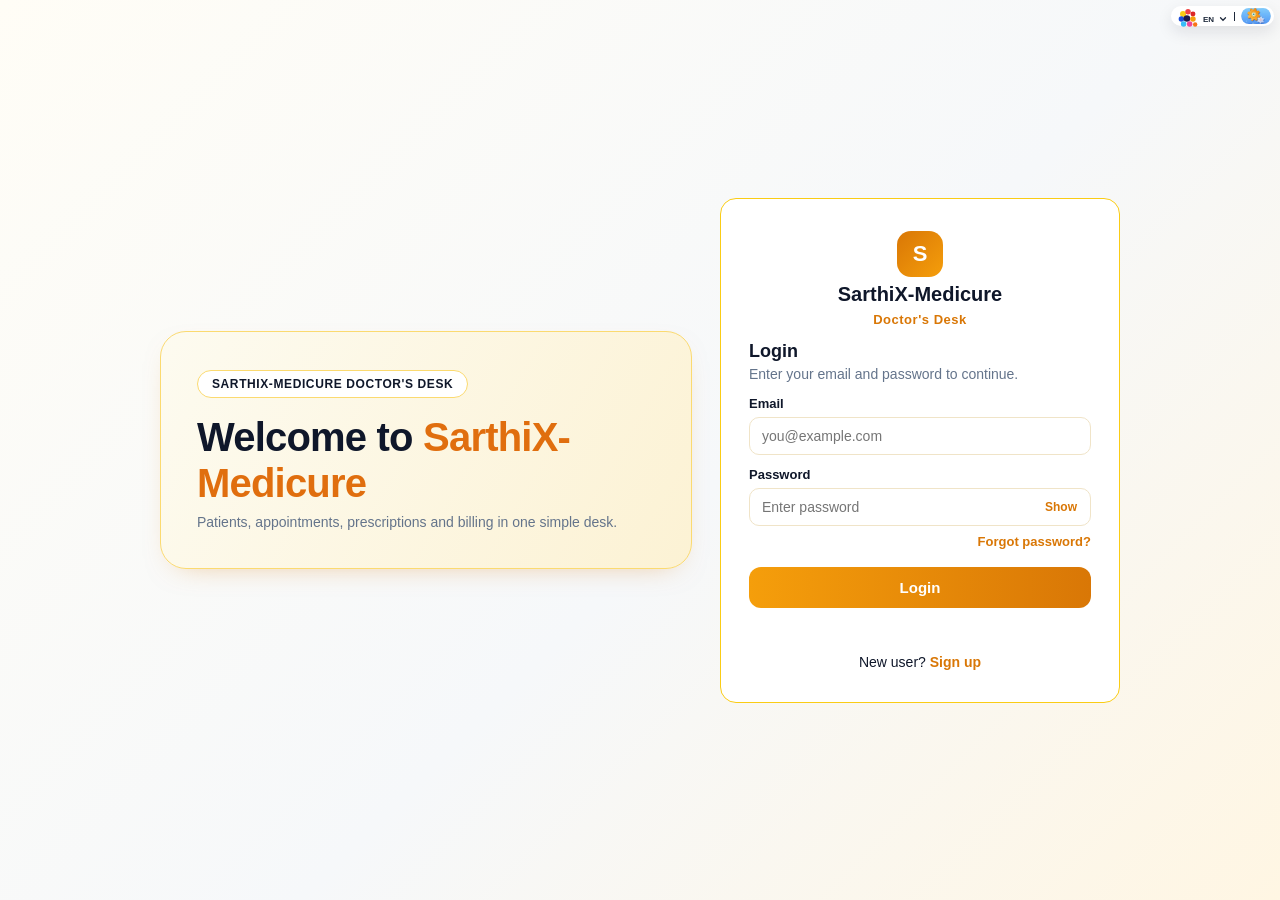
<file: loginDoctor.html>
<!DOCTYPE html>
<html lang="en">
<head>
  <meta charset="UTF-8">
  <meta name="viewport" content="width=device-width, initial-scale=1">
  <title>Login | SarthiX-Medicure</title>
  <link rel="stylesheet" href="doctorlogin.css">
</head>
<body>

  <!-- top right: language + accessibility -->
  <div class="top-pill">
    <label class="lang-part" title="Language">
      <svg width="22" height="22" viewBox="0 0 80 80">
        <circle cx="22" cy="22" r="11" fill="#facc15"/>
        <circle cx="40" cy="14" r="10" fill="#ef4444"/>
        <circle cx="58" cy="22" r="9" fill="#dc2626"/>
        <circle cx="16" cy="40" r="10" fill="#1d4ed8"/>
        <circle cx="36" cy="38" r="12" fill="#1e1b4b"/>
        <circle cx="58" cy="40" r="10" fill="#f59e0b"/>
        <circle cx="24" cy="58" r="10" fill="#38bdf8"/>
        <circle cx="46" cy="58" r="10" fill="#ec4899"/>
        <circle cx="66" cy="60" r="8" fill="#f97316"/>
      </svg>
      <span class="lang-text" id="langLabel">EN</span>
      <svg class="chev" width="10" height="10" viewBox="0 0 24 24" fill="none" stroke="#1e293b" stroke-width="3" stroke-linecap="round"><path d="M6 9l6 6 6-6"/></svg>
      <select id="langSel" aria-label="Language">
        <option value="en">English</option>
        <option value="hi">हिन्दी</option>
      </select>
    </label>
    <span class="pill-divider"></span>
    <button class="a11y-btn" id="a11yBtn" aria-label="Accessibility" aria-expanded="false">
      <img src="gear.png" alt="">
    </button>
  </div>

  <!-- accessibility panel -->
  <div class="a11y-panel" id="a11yPanel" hidden>
    <div class="a11y-head">
      <div class="a11y-head-left">
        <span class="a11y-head-icon"><img src="gear.png" alt=""></span>
        <div>
          <h3>Accessibility</h3>
          <p>Customise your viewing experience</p>
        </div>
      </div>
      <button class="a11y-close" id="a11yClose" aria-label="Close">&#10005;</button>
    </div>

    <div class="a11y-body">
      <section class="a11y-card">
        <div class="a11y-title">Page Zoom</div>
        <div class="a11y-sub">Scale the entire page</div>
        <div class="a11y-chips">
          <button class="chip" data-zoom="-1">-</button>
          <span class="zoom-val" id="zoomVal">100%</span>
          <button class="chip" data-zoom="1">+</button>
          <button class="chip ghost" data-zoom="0">Reset</button>
        </div>
      </section>

      <section class="a11y-card">
        <div class="a11y-title">Font Size</div>
        <div class="a11y-sub">Adjust text size across the page</div>
        <div class="a11y-chips">
          <button class="chip" data-font="-1">A-</button>
          <button class="chip" data-font="0">Default</button>
          <button class="chip" data-font="1">A+</button>
        </div>
      </section>

      <section class="a11y-card">
        <div class="a11y-title">Color Blind Mode</div>
        <div class="a11y-sub">Apply vision-friendly colour filters</div>
        <div class="a11y-chips">
          <button class="chip on" data-cb="none">None</button>
          <button class="chip" data-cb="protanopia">Protanopia</button>
          <button class="chip" data-cb="deuteranopia">Deuteranopia</button>
          <button class="chip" data-cb="tritanopia">Tritanopia</button>
          <button class="chip" data-cb="greyscale">Greyscale</button>
          <button class="chip" data-cb="highcontrast">High Contrast</button>
        </div>
      </section>

      <section class="a11y-card">
        <div class="a11y-title">Display Tools</div>
        <div class="a11y-sub">Quick visual adjustments</div>
        <div class="tiles">
          <button class="tile" data-toggle="darkContrast"><i>&#9790;</i>Dark Contrast</button>
          <button class="tile" data-toggle="invert"><i>&#9680;</i>Invert</button>
          <button class="tile" data-toggle="saturation"><i>&#10041;</i>Saturation</button>
          <button class="tile" data-font="1"><i>A+</i>Text Size Increase</button>
          <button class="tile" data-font="-1"><i>A-</i>Text Size Decrease</button>
          <button class="tile" data-toggle="highlightLinks"><i>&#128279;</i>Highlight Links</button>
          <button class="tile" data-toggle="hideImages"><i>&#9635;</i>Hide Images</button>
          <button class="tile" data-toggle="defaultCursor"><i>&#8598;</i>Default Cursor</button>
        </div>
      </section>

      <section class="a11y-card">
        <div class="a11y-title">Reading &amp; Visual Aids</div>
        <div class="a11y-sub">Spacing, fonts, guide, focus and read aloud</div>
        <div class="tiles">
          <button class="tile" data-toggle="lineSpacing"><i>T&#8285;</i>Line Spacing</button>
          <button class="tile" data-toggle="textSpacing"><i>T</i>Text Spacing</button>
          <button class="tile" data-toggle="dyslexia"><i>A</i>Dyslexia Friendly Font</button>
          <button class="tile" data-toggle="boldText"><i>B</i>Bold Text</button>
          <button class="tile" data-toggle="highlightHeadings"><i>H</i>Highlight Headings</button>
          <button class="tile" data-toggle="bigCursor"><i>&#8598;</i>Big Cursor</button>
          <button class="tile" data-toggle="readingGuide"><i>&#8801;</i>Reading Guide</button>
          <button class="tile" data-toggle="stopAnimations"><i>&#10074;&#10074;</i>Stop Animations</button>
          <button class="tile" data-toggle="highlightFocus"><i>&#9633;</i>Highlight Focus</button>
          <button class="tile" data-action="readAloud"><i>&#128266;</i>Read Page Aloud</button>
        </div>
      </section>

      <button class="reset-all" id="resetAll">Reset all accessibility settings</button>
    </div>
    <div class="powered">Powered by SarthiX</div>
  </div>

  <!-- colour filters used by "Color Blind Mode" -->
  <svg width="0" height="0" style="position:absolute" aria-hidden="true">
    <filter id="protanopia"><feColorMatrix type="matrix" values="0.567 0.433 0 0 0  0.558 0.442 0 0 0  0 0.242 0.758 0 0  0 0 0 1 0"/></filter>
    <filter id="deuteranopia"><feColorMatrix type="matrix" values="0.625 0.375 0 0 0  0.7 0.3 0 0 0  0 0.3 0.7 0 0  0 0 0 1 0"/></filter>
    <filter id="tritanopia"><feColorMatrix type="matrix" values="0.95 0.05 0 0 0  0 0.433 0.567 0 0  0 0.475 0.525 0 0  0 0 0 1 0"/></filter>
    <filter id="greyscale"><feColorMatrix type="saturate" values="0"/></filter>
  </svg>
  <div id="readingGuide" hidden></div>

  <!-- main page -->
  <div class="login-wrap">
    <section class="hero">
      <span class="pill">SARTHIX-MEDICURE DOCTOR'S DESK</span>
      <h1 id="heroTitle">Welcome to <span class="accent">SarthiX-Medicure</span></h1>
      <p id="heroText">Patients, appointments, prescriptions and billing in one simple desk.</p>
    </section>

    <!-- login card -->
    <div class="card login-box" id="loginView">
      <div class="brand">
        <div class="logo-mark">S</div>
        <div class="brand-name">SarthiX-Medicure</div>
        <small>Doctor's Desk</small>
      </div>

      <h2 id="loginTitle">Login</h2>
      <p class="hint" id="loginHint">Enter your email and password to continue.</p>

      <form id="loginForm" novalidate>
        <label for="email">Email</label>
        <input type="email" id="email" autocomplete="username" placeholder="you@example.com">

        <label for="pass">Password</label>
        <div class="pw-row">
          <input type="password" id="pass" autocomplete="current-password" placeholder="Enter password">
          <button type="button" class="pw-toggle" id="pwToggle">Show</button>
        </div>
        <div class="right">
          <a href="#" id="forgotLink">Forgot password?</a>
        </div>

        <button type="submit" class="btn" id="loginBtn">Login</button>
      </form>

      <p class="msg" id="loginMsg"></p>
      <p class="switch">New user? <a href="#" id="showSignup">Sign up</a></p>
    </div>

    <!-- sign up card -->
    <div class="card login-box" id="signupView" hidden>
      <div class="brand">
        <div class="logo-mark">S</div>
        <div class="brand-name">SarthiX-Medicure</div>
        <small>Create new account</small>
      </div>

      <form id="signupForm" novalidate>
  <label for="labName">Clinic name</label>
  <input type="text" id="labName" placeholder="e.g. City Care Clinic">

  <label for="suName">Doctor's full name</label>
  <input type="text" id="suName" placeholder="Dr. Your Name">

  <label for="suReg">Medical registration number</label>
  <input type="text" id="suReg" placeholder="e.g. MP-12345">

  <label for="suSpec">Specialization</label>
  <input type="text" id="suSpec" placeholder="e.g. General Physician, Cardiologist">

  <label for="labAddress">Clinic address</label>
  <textarea id="labAddress" rows="2" placeholder="Building, street, area, city"></textarea>

  <label for="labPin">Pincode</label>
  <input type="text" id="labPin" maxlength="6" inputmode="numeric" placeholder="6-digit pincode">

  <label for="suEmail">Email</label>
  <input type="email" id="suEmail" placeholder="you@example.com">
  <button type="button" class="btn" id="sendOtpBtn">Send OTP to email</button>

  <div id="otpBox" hidden>
    <label for="suOtp">Enter OTP</label>
    <input type="text" id="suOtp" maxlength="6" inputmode="numeric" placeholder="6-digit OTP">
    <button type="button" class="btn" id="verifyOtpBtn">Verify OTP</button>
  </div>

  <label for="suPass">Password</label>
  <input type="password" id="suPass" placeholder="At least 6 characters">

  <label for="suPass2">Confirm password</label>
  <input type="password" id="suPass2" placeholder="Re-enter password">

  <button type="submit" class="btn">Create account</button>
</form>

      <p class="msg" id="signupMsg"></p>
      <p class="switch">Already have an account? <a href="#" id="showLogin">Login</a></p>
    </div>
  </div>

  <script src="doctorlogin.js"></script>
</body>
</html>
</file>
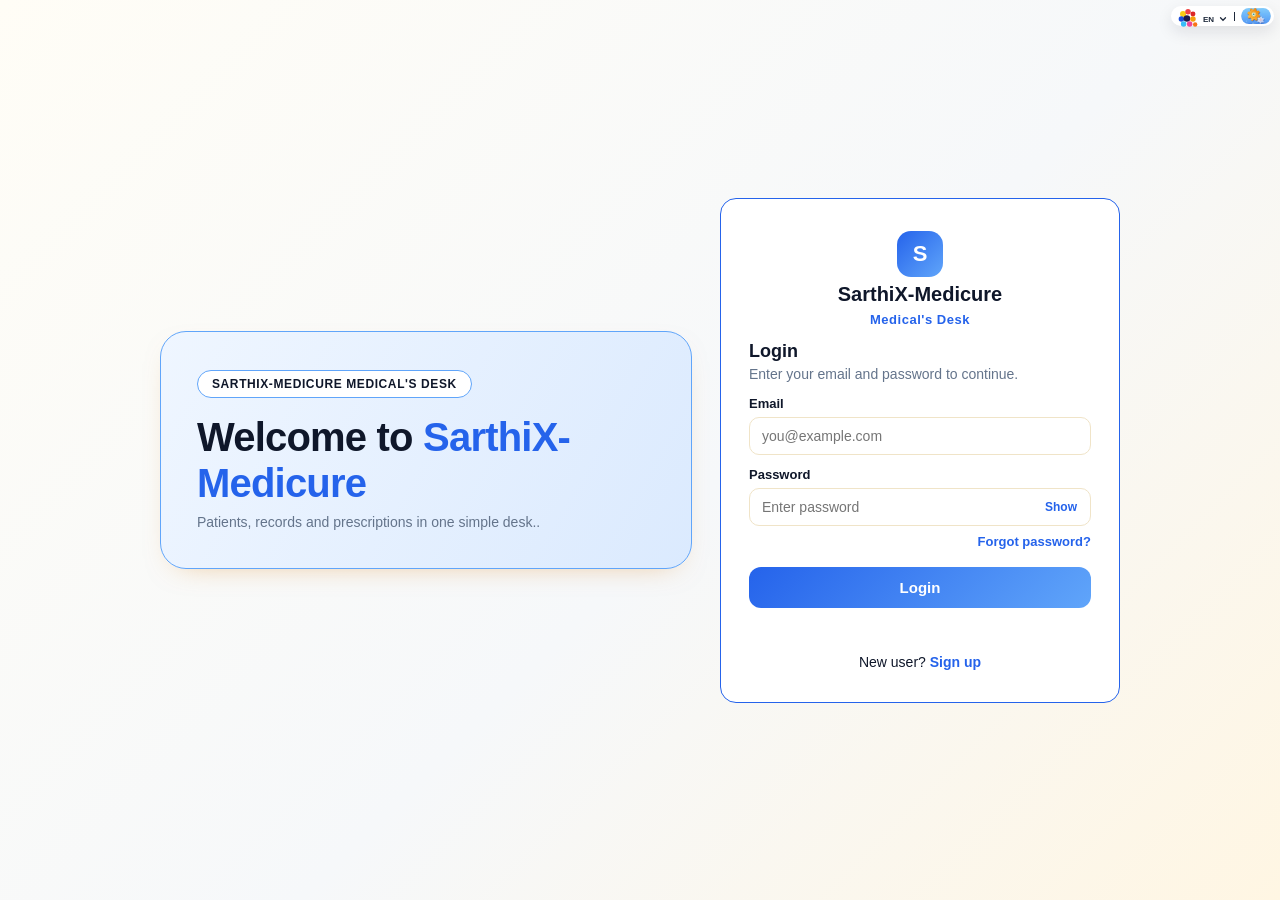
<file: medicallogin.html>
<!DOCTYPE html>
<html lang="en">
<head>
  <meta charset="UTF-8">
  <meta name="viewport" content="width=device-width, initial-scale=1">
  <title>Login | SarthiX-Medicure</title>
  <link rel="stylesheet" href="doctorlogin.css">
</head>
<body>

<style>
  .logo-mark, .btn { background: linear-gradient(135deg, #2563eb, #60a5fa) !important; }
.brand small, .pw-toggle, a, .accent { color: #2563eb !important; }
.chip.on, .reset-all { background: #2563eb !important; }
.hero { background: linear-gradient(120deg, #eff6ff, #dbeafe) !important; border-color: #60a5fa !important; }
.pill { border-color: #60a5fa !important; }

.login-box { border-color: #2563eb !important; animation: medicalGlow 1.6s ease-in-out infinite; }
@keyframes medicalGlow {
  0%, 100% { border-color: #2563eb; box-shadow: 0 0 4px #2563eb, 0 0 10px rgba(37, 99, 235, 0.4); }
  50% { border-color: #60a5fa; box-shadow: 0 0 12px #60a5fa, 0 0 28px rgba(96, 165, 250, 0.8), inset 0 0 8px rgba(96, 165, 250, 0.35); }
}

</style>

  <!-- top right: language + accessibility -->
  <div class="top-pill">
    <label class="lang-part" title="Language">
      <svg width="22" height="22" viewBox="0 0 80 80">
        <circle cx="22" cy="22" r="11" fill="#facc15"/>
        <circle cx="40" cy="14" r="10" fill="#ef4444"/>
        <circle cx="58" cy="22" r="9" fill="#dc2626"/>
        <circle cx="16" cy="40" r="10" fill="#1d4ed8"/>
        <circle cx="36" cy="38" r="12" fill="#1e1b4b"/>
        <circle cx="58" cy="40" r="10" fill="#f59e0b"/>
        <circle cx="24" cy="58" r="10" fill="#38bdf8"/>
        <circle cx="46" cy="58" r="10" fill="#ec4899"/>
        <circle cx="66" cy="60" r="8" fill="#f97316"/>
      </svg>
      <span class="lang-text" id="langLabel">EN</span>
      <svg class="chev" width="10" height="10" viewBox="0 0 24 24" fill="none" stroke="#1e293b" stroke-width="3" stroke-linecap="round"><path d="M6 9l6 6 6-6"/></svg>
      <select id="langSel" aria-label="Language">
        <option value="en">English</option>
        <option value="hi">हिन्दी</option>
      </select>
    </label>
    <span class="pill-divider"></span>
    <button class="a11y-btn" id="a11yBtn" aria-label="Accessibility" aria-expanded="false">
      <img src="gear.png" alt="">
    </button>
  </div>

  <!-- accessibility panel -->
  <div class="a11y-panel" id="a11yPanel" hidden>
    <div class="a11y-head">
      <div class="a11y-head-left">
        <span class="a11y-head-icon"><img src="gear.png" alt=""></span>
        <div>
          <h3>Accessibility</h3>
          <p>Customise your viewing experience</p>
        </div>
      </div>
      <button class="a11y-close" id="a11yClose" aria-label="Close">&#10005;</button>
    </div>

    <div class="a11y-body">
      <section class="a11y-card">
        <div class="a11y-title">Page Zoom</div>
        <div class="a11y-sub">Scale the entire page</div>
        <div class="a11y-chips">
          <button class="chip" data-zoom="-1">-</button>
          <span class="zoom-val" id="zoomVal">100%</span>
          <button class="chip" data-zoom="1">+</button>
          <button class="chip ghost" data-zoom="0">Reset</button>
        </div>
      </section>

      <section class="a11y-card">
        <div class="a11y-title">Font Size</div>
        <div class="a11y-sub">Adjust text size across the page</div>
        <div class="a11y-chips">
          <button class="chip" data-font="-1">A-</button>
          <button class="chip" data-font="0">Default</button>
          <button class="chip" data-font="1">A+</button>
        </div>
      </section>

      <section class="a11y-card">
        <div class="a11y-title">Color Blind Mode</div>
        <div class="a11y-sub">Apply vision-friendly colour filters</div>
        <div class="a11y-chips">
          <button class="chip on" data-cb="none">None</button>
          <button class="chip" data-cb="protanopia">Protanopia</button>
          <button class="chip" data-cb="deuteranopia">Deuteranopia</button>
          <button class="chip" data-cb="tritanopia">Tritanopia</button>
          <button class="chip" data-cb="greyscale">Greyscale</button>
          <button class="chip" data-cb="highcontrast">High Contrast</button>
        </div>
      </section>

      <section class="a11y-card">
        <div class="a11y-title">Display Tools</div>
        <div class="a11y-sub">Quick visual adjustments</div>
        <div class="tiles">
          <button class="tile" data-toggle="darkContrast"><i>&#9790;</i>Dark Contrast</button>
          <button class="tile" data-toggle="invert"><i>&#9680;</i>Invert</button>
          <button class="tile" data-toggle="saturation"><i>&#10041;</i>Saturation</button>
          <button class="tile" data-font="1"><i>A+</i>Text Size Increase</button>
          <button class="tile" data-font="-1"><i>A-</i>Text Size Decrease</button>
          <button class="tile" data-toggle="highlightLinks"><i>&#128279;</i>Highlight Links</button>
          <button class="tile" data-toggle="hideImages"><i>&#9635;</i>Hide Images</button>
          <button class="tile" data-toggle="defaultCursor"><i>&#8598;</i>Default Cursor</button>
        </div>
      </section>

      <section class="a11y-card">
        <div class="a11y-title">Reading &amp; Visual Aids</div>
        <div class="a11y-sub">Spacing, fonts, guide, focus and read aloud</div>
        <div class="tiles">
          <button class="tile" data-toggle="lineSpacing"><i>T&#8285;</i>Line Spacing</button>
          <button class="tile" data-toggle="textSpacing"><i>T</i>Text Spacing</button>
          <button class="tile" data-toggle="dyslexia"><i>A</i>Dyslexia Friendly Font</button>
          <button class="tile" data-toggle="boldText"><i>B</i>Bold Text</button>
          <button class="tile" data-toggle="highlightHeadings"><i>H</i>Highlight Headings</button>
          <button class="tile" data-toggle="bigCursor"><i>&#8598;</i>Big Cursor</button>
          <button class="tile" data-toggle="readingGuide"><i>&#8801;</i>Reading Guide</button>
          <button class="tile" data-toggle="stopAnimations"><i>&#10074;&#10074;</i>Stop Animations</button>
          <button class="tile" data-toggle="highlightFocus"><i>&#9633;</i>Highlight Focus</button>
          <button class="tile" data-action="readAloud"><i>&#128266;</i>Read Page Aloud</button>
        </div>
      </section>

      <button class="reset-all" id="resetAll">Reset all accessibility settings</button>
    </div>
    <div class="powered">Powered by SarthiX</div>
  </div>

  <!-- colour filters used by "Color Blind Mode" -->
  <svg width="0" height="0" style="position:absolute" aria-hidden="true">
    <filter id="protanopia"><feColorMatrix type="matrix" values="0.567 0.433 0 0 0  0.558 0.442 0 0 0  0 0.242 0.758 0 0  0 0 0 1 0"/></filter>
    <filter id="deuteranopia"><feColorMatrix type="matrix" values="0.625 0.375 0 0 0  0.7 0.3 0 0 0  0 0.3 0.7 0 0  0 0 0 1 0"/></filter>
    <filter id="tritanopia"><feColorMatrix type="matrix" values="0.95 0.05 0 0 0  0 0.433 0.567 0 0  0 0.475 0.525 0 0  0 0 0 1 0"/></filter>
    <filter id="greyscale"><feColorMatrix type="saturate" values="0"/></filter>
  </svg>
  <div id="readingGuide" hidden></div>

  <!-- main page -->
  <div class="login-wrap">
    <section class="hero">
      <span class="pill">SARTHIX-MEDICURE MEDICAL'S DESK</span>
      <h1 id="heroTitle">Welcome to <span class="accent">SarthiX-Medicure</span></h1>
      <p id="heroText">Patients, records and prescriptions in one simple desk..</p>
    </section>

    <!-- login card -->
    <div class="card login-box" id="loginView">
      <div class="brand">
        <div class="logo-mark">S</div>
        <div class="brand-name">SarthiX-Medicure</div>
        <small>Medical's Desk</small>
      </div>

      <h2 id="loginTitle">Login</h2>
      <p class="hint" id="loginHint">Enter your email and password to continue.</p>

      <form id="loginForm" novalidate>
        <label for="email">Email</label>
        <input type="email" id="email" autocomplete="username" placeholder="you@example.com">

        <label for="pass">Password</label>
        <div class="pw-row">
          <input type="password" id="pass" autocomplete="current-password" placeholder="Enter password">
          <button type="button" class="pw-toggle" id="pwToggle">Show</button>
        </div>
        <div class="right">
          <a href="#" id="forgotLink">Forgot password?</a>
        </div>

        <button type="submit" class="btn" id="loginBtn">Login</button>
      </form>

      <p class="msg" id="loginMsg"></p>
      <p class="switch">New user? <a href="#" id="showSignup">Sign up</a></p>
    </div>

    <!-- sign up card -->
    <div class="card login-box" id="signupView" hidden>
      <div class="brand">
        <div class="logo-mark">S</div>
        <div class="brand-name">SarthiX-Medicure</div>
        <small>Create new account</small>
      </div>

      <form id="signupForm" novalidate>
        <label for="suName">Full name</label>
        <input type="text" id="suName" placeholder="Dr. Your Name">

        <label for="suEmail">Email</label>
        <input type="email" id="suEmail" placeholder="you@example.com">

        <label for="suPass">Password</label>
        <input type="password" id="suPass" placeholder="At least 6 characters">

        <label for="suPass2">Confirm password</label>
        <input type="password" id="suPass2" placeholder="Re-enter password">

        <button type="submit" class="btn">Create account</button>
      </form>

      <p class="msg" id="signupMsg"></p>
      <p class="switch">Already have an account? <a href="#" id="showLogin">Login</a></p>
    </div>
  </div>

  <script src="doctorlogin.js"></script>
</body>
</html>
</file>
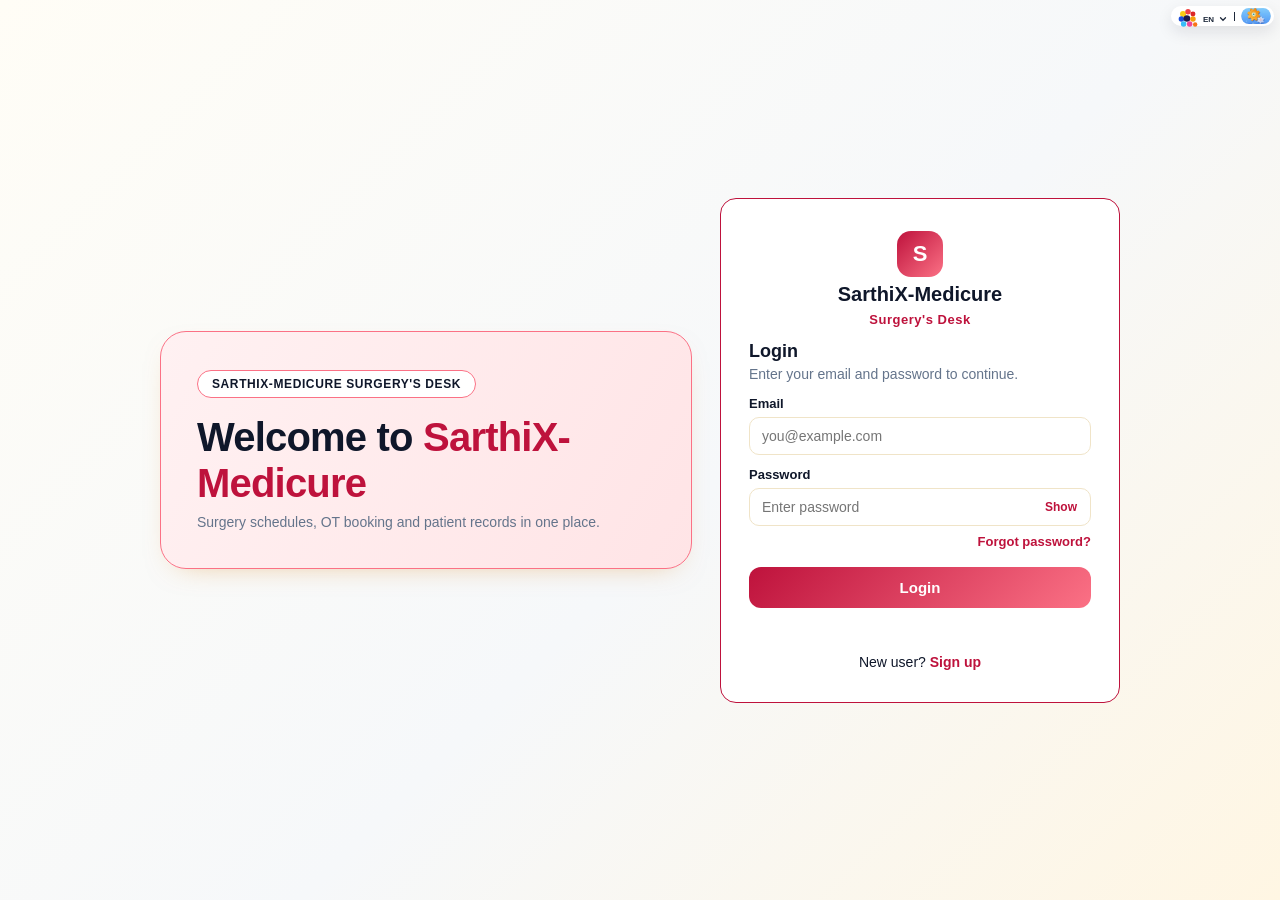
<file: surgerylogin.html>
<!DOCTYPE html>
<html lang="en">
<head>
  <meta charset="UTF-8">
  <meta name="viewport" content="width=device-width, initial-scale=1">
  <title>Login | SarthiX-Medicure</title>
  <link rel="stylesheet" href="doctorlogin.css">
</head>
<body>

<style>
 .logo-mark, .btn { background: linear-gradient(135deg, #be123c, #fb7185) !important; }
.brand small, .pw-toggle, a, .accent { color: #be123c !important; }
.chip.on, .reset-all { background: #be123c !important; }
.hero { background: linear-gradient(120deg, #fff1f2, #ffe4e6) !important; border-color: #fb7185 !important; }
.pill { border-color: #fb7185 !important; }

.login-box { border-color: #be123c !important; animation: surgeryGlow 1.6s ease-in-out infinite; }
@keyframes surgeryGlow {
  0%, 100% { border-color: #be123c; box-shadow: 0 0 4px #be123c, 0 0 10px rgba(190, 18, 60, 0.4); }
  50% { border-color: #fb7185; box-shadow: 0 0 12px #fb7185, 0 0 28px rgba(251, 113, 133, 0.8), inset 0 0 8px rgba(251, 113, 133, 0.35); }
}

</style>

  <!-- top right: language + accessibility -->
  <div class="top-pill">
    <label class="lang-part" title="Language">
      <svg width="22" height="22" viewBox="0 0 80 80">
        <circle cx="22" cy="22" r="11" fill="#facc15"/>
        <circle cx="40" cy="14" r="10" fill="#ef4444"/>
        <circle cx="58" cy="22" r="9" fill="#dc2626"/>
        <circle cx="16" cy="40" r="10" fill="#1d4ed8"/>
        <circle cx="36" cy="38" r="12" fill="#1e1b4b"/>
        <circle cx="58" cy="40" r="10" fill="#f59e0b"/>
        <circle cx="24" cy="58" r="10" fill="#38bdf8"/>
        <circle cx="46" cy="58" r="10" fill="#ec4899"/>
        <circle cx="66" cy="60" r="8" fill="#f97316"/>
      </svg>
      <span class="lang-text" id="langLabel">EN</span>
      <svg class="chev" width="10" height="10" viewBox="0 0 24 24" fill="none" stroke="#1e293b" stroke-width="3" stroke-linecap="round"><path d="M6 9l6 6 6-6"/></svg>
      <select id="langSel" aria-label="Language">
        <option value="en">English</option>
        <option value="hi">हिन्दी</option>
      </select>
    </label>
    <span class="pill-divider"></span>
    <button class="a11y-btn" id="a11yBtn" aria-label="Accessibility" aria-expanded="false">
      <img src="gear.png" alt="">
    </button>
  </div>

  <!-- accessibility panel -->
  <div class="a11y-panel" id="a11yPanel" hidden>
    <div class="a11y-head">
      <div class="a11y-head-left">
        <span class="a11y-head-icon"><img src="gear.png" alt=""></span>
        <div>
          <h3>Accessibility</h3>
          <p>Customise your viewing experience</p>
        </div>
      </div>
      <button class="a11y-close" id="a11yClose" aria-label="Close">&#10005;</button>
    </div>

    <div class="a11y-body">
      <section class="a11y-card">
        <div class="a11y-title">Page Zoom</div>
        <div class="a11y-sub">Scale the entire page</div>
        <div class="a11y-chips">
          <button class="chip" data-zoom="-1">-</button>
          <span class="zoom-val" id="zoomVal">100%</span>
          <button class="chip" data-zoom="1">+</button>
          <button class="chip ghost" data-zoom="0">Reset</button>
        </div>
      </section>

      <section class="a11y-card">
        <div class="a11y-title">Font Size</div>
        <div class="a11y-sub">Adjust text size across the page</div>
        <div class="a11y-chips">
          <button class="chip" data-font="-1">A-</button>
          <button class="chip" data-font="0">Default</button>
          <button class="chip" data-font="1">A+</button>
        </div>
      </section>

      <section class="a11y-card">
        <div class="a11y-title">Color Blind Mode</div>
        <div class="a11y-sub">Apply vision-friendly colour filters</div>
        <div class="a11y-chips">
          <button class="chip on" data-cb="none">None</button>
          <button class="chip" data-cb="protanopia">Protanopia</button>
          <button class="chip" data-cb="deuteranopia">Deuteranopia</button>
          <button class="chip" data-cb="tritanopia">Tritanopia</button>
          <button class="chip" data-cb="greyscale">Greyscale</button>
          <button class="chip" data-cb="highcontrast">High Contrast</button>
        </div>
      </section>

      <section class="a11y-card">
        <div class="a11y-title">Display Tools</div>
        <div class="a11y-sub">Quick visual adjustments</div>
        <div class="tiles">
          <button class="tile" data-toggle="darkContrast"><i>&#9790;</i>Dark Contrast</button>
          <button class="tile" data-toggle="invert"><i>&#9680;</i>Invert</button>
          <button class="tile" data-toggle="saturation"><i>&#10041;</i>Saturation</button>
          <button class="tile" data-font="1"><i>A+</i>Text Size Increase</button>
          <button class="tile" data-font="-1"><i>A-</i>Text Size Decrease</button>
          <button class="tile" data-toggle="highlightLinks"><i>&#128279;</i>Highlight Links</button>
          <button class="tile" data-toggle="hideImages"><i>&#9635;</i>Hide Images</button>
          <button class="tile" data-toggle="defaultCursor"><i>&#8598;</i>Default Cursor</button>
        </div>
      </section>

      <section class="a11y-card">
        <div class="a11y-title">Reading &amp; Visual Aids</div>
        <div class="a11y-sub">Spacing, fonts, guide, focus and read aloud</div>
        <div class="tiles">
          <button class="tile" data-toggle="lineSpacing"><i>T&#8285;</i>Line Spacing</button>
          <button class="tile" data-toggle="textSpacing"><i>T</i>Text Spacing</button>
          <button class="tile" data-toggle="dyslexia"><i>A</i>Dyslexia Friendly Font</button>
          <button class="tile" data-toggle="boldText"><i>B</i>Bold Text</button>
          <button class="tile" data-toggle="highlightHeadings"><i>H</i>Highlight Headings</button>
          <button class="tile" data-toggle="bigCursor"><i>&#8598;</i>Big Cursor</button>
          <button class="tile" data-toggle="readingGuide"><i>&#8801;</i>Reading Guide</button>
          <button class="tile" data-toggle="stopAnimations"><i>&#10074;&#10074;</i>Stop Animations</button>
          <button class="tile" data-toggle="highlightFocus"><i>&#9633;</i>Highlight Focus</button>
          <button class="tile" data-action="readAloud"><i>&#128266;</i>Read Page Aloud</button>
        </div>
      </section>

      <button class="reset-all" id="resetAll">Reset all accessibility settings</button>
    </div>
    <div class="powered">Powered by SarthiX</div>
  </div>

  <!-- colour filters used by "Color Blind Mode" -->
  <svg width="0" height="0" style="position:absolute" aria-hidden="true">
    <filter id="protanopia"><feColorMatrix type="matrix" values="0.567 0.433 0 0 0  0.558 0.442 0 0 0  0 0.242 0.758 0 0  0 0 0 1 0"/></filter>
    <filter id="deuteranopia"><feColorMatrix type="matrix" values="0.625 0.375 0 0 0  0.7 0.3 0 0 0  0 0.3 0.7 0 0  0 0 0 1 0"/></filter>
    <filter id="tritanopia"><feColorMatrix type="matrix" values="0.95 0.05 0 0 0  0 0.433 0.567 0 0  0 0.475 0.525 0 0  0 0 0 1 0"/></filter>
    <filter id="greyscale"><feColorMatrix type="saturate" values="0"/></filter>
  </svg>
  <div id="readingGuide" hidden></div>

  <!-- main page -->
  <div class="login-wrap">
    <section class="hero">
      <span class="pill">SARTHIX-MEDICURE SURGERY'S DESK</span>
      <h1 id="heroTitle">Welcome to <span class="accent">SarthiX-Medicure</span></h1>
      <p id="heroText">Surgery schedules, OT booking and patient records in one place.</p>
    </section>

    <!-- login card -->
    <div class="card login-box" id="loginView">
      <div class="brand">
        <div class="logo-mark">S</div>
        <div class="brand-name">SarthiX-Medicure</div>
        <small>Surgery's Desk</small>
      </div>

      <h2 id="loginTitle">Login</h2>
      <p class="hint" id="loginHint">Enter your email and password to continue.</p>

      <form id="loginForm" novalidate>
        <label for="email">Email</label>
        <input type="email" id="email" autocomplete="username" placeholder="you@example.com">

        <label for="pass">Password</label>
        <div class="pw-row">
          <input type="password" id="pass" autocomplete="current-password" placeholder="Enter password">
          <button type="button" class="pw-toggle" id="pwToggle">Show</button>
        </div>
        <div class="right">
          <a href="#" id="forgotLink">Forgot password?</a>
        </div>

        <button type="submit" class="btn" id="loginBtn">Login</button>
      </form>

      <p class="msg" id="loginMsg"></p>
      <p class="switch">New user? <a href="#" id="showSignup">Sign up</a></p>
    </div>

    <!-- sign up card -->
    <div class="card login-box" id="signupView" hidden>
      <div class="brand">
        <div class="logo-mark">S</div>
        <div class="brand-name">SarthiX-Medicure</div>
        <small>Create new account</small>
      </div>

       <form id="signupForm" novalidate>
  <label for="labName">Surgery centre / hospital name</label>
  <input type="text" id="labName" placeholder="e.g. City Surgical Centre">

  <label for="suName">Surgeon / incharge name</label>
  <input type="text" id="suName" placeholder="Your full name">

  <label for="labAddress">Address</label>
  <textarea id="labAddress" rows="2" placeholder="Building, street, area, city"></textarea>

  <label for="labPin">Pincode</label>
  <input type="text" id="labPin" maxlength="6" inputmode="numeric" placeholder="6-digit pincode">

  <label for="suEmail">Email</label>
  <input type="email" id="suEmail" placeholder="you@example.com">
  <button type="button" class="btn" id="sendOtpBtn">Send OTP to email</button>

  <div id="otpBox" hidden>
    <label for="suOtp">Enter OTP</label>
    <input type="text" id="suOtp" maxlength="6" inputmode="numeric" placeholder="6-digit OTP">
    <button type="button" class="btn" id="verifyOtpBtn">Verify OTP</button>
  </div>

  <label for="suPass">Password</label>
  <input type="password" id="suPass" placeholder="At least 6 characters">

  <label for="suPass2">Confirm password</label>
  <input type="password" id="suPass2" placeholder="Re-enter password">

  <button type="submit" class="btn">Create account</button>
</form>

      <p class="msg" id="signupMsg"></p>
      <p class="switch">Already have an account? <a href="#" id="showLogin">Login</a></p>
    </div>
  </div>

  <script src="doctorlogin.js"></script>
</body>
</html>
</file>
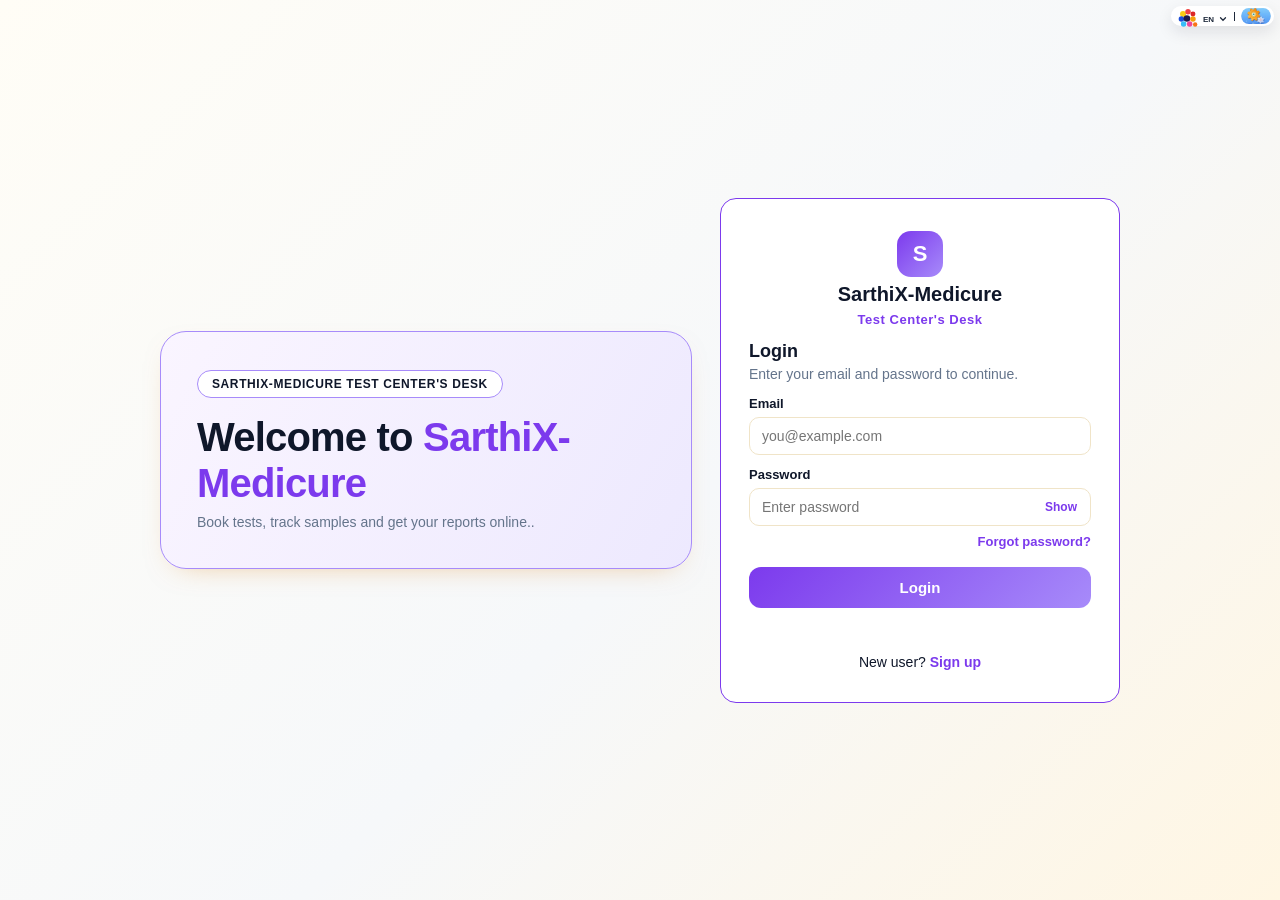
<file: testcenterlogin.html>
<!DOCTYPE html>
<html lang="en">
<head>
  <meta charset="UTF-8">
  <meta name="viewport" content="width=device-width, initial-scale=1">
  <title>Login | SarthiX-Medicure</title>
  <link rel="stylesheet" href="doctorlogin.css">
</head>
<body>


    <style>
  /* Test Centre colours: yahan badlein */
  .logo-mark, .btn { background: linear-gradient(135deg, #7c3aed, #a78bfa) !important; }
  .brand small, .pw-toggle, a, .accent { color: #7c3aed !important; }
  .chip.on, .reset-all { background: #7c3aed !important; }
  .hero { background: linear-gradient(120deg, #faf5ff, #ede9fe) !important; border-color: #a78bfa !important; }
  .pill { border-color: #a78bfa !important; }
  .login-box { border-color: #7c3aed !important; animation: testGlow 1.6s ease-in-out infinite; }
@keyframes testGlow {
  0%, 100% { border-color: #7c3aed; box-shadow: 0 0 4px #7c3aed, 0 0 10px rgba(124, 58, 237, 0.4); }
  50% { border-color: #a78bfa; box-shadow: 0 0 12px #a78bfa, 0 0 28px rgba(167, 139, 250, 0.8), inset 0 0 8px rgba(167, 139, 250, 0.35); }
}
</style>


  <!-- top right: language + accessibility -->
  <div class="top-pill">
    <label class="lang-part" title="Language">
      <svg width="22" height="22" viewBox="0 0 80 80">
        <circle cx="22" cy="22" r="11" fill="#facc15"/>
        <circle cx="40" cy="14" r="10" fill="#ef4444"/>
        <circle cx="58" cy="22" r="9" fill="#dc2626"/>
        <circle cx="16" cy="40" r="10" fill="#1d4ed8"/>
        <circle cx="36" cy="38" r="12" fill="#1e1b4b"/>
        <circle cx="58" cy="40" r="10" fill="#f59e0b"/>
        <circle cx="24" cy="58" r="10" fill="#38bdf8"/>
        <circle cx="46" cy="58" r="10" fill="#ec4899"/>
        <circle cx="66" cy="60" r="8" fill="#f97316"/>
      </svg>
      <span class="lang-text" id="langLabel">EN</span>
      <svg class="chev" width="10" height="10" viewBox="0 0 24 24" fill="none" stroke="#1e293b" stroke-width="3" stroke-linecap="round"><path d="M6 9l6 6 6-6"/></svg>
      <select id="langSel" aria-label="Language">
        <option value="en">English</option>
        <option value="hi">हिन्दी</option>
      </select>
    </label>
    <span class="pill-divider"></span>
    <button class="a11y-btn" id="a11yBtn" aria-label="Accessibility" aria-expanded="false">
      <img src="gear.png" alt="">
    </button>
  </div>

  <!-- accessibility panel -->
  <div class="a11y-panel" id="a11yPanel" hidden>
    <div class="a11y-head">
      <div class="a11y-head-left">
        <span class="a11y-head-icon"><img src="gear.png" alt=""></span>
        <div>
          <h3>Accessibility</h3>
          <p>Customise your viewing experience</p>
        </div>
      </div>
      <button class="a11y-close" id="a11yClose" aria-label="Close">&#10005;</button>
    </div>

    <div class="a11y-body">
      <section class="a11y-card">
        <div class="a11y-title">Page Zoom</div>
        <div class="a11y-sub">Scale the entire page</div>
        <div class="a11y-chips">
          <button class="chip" data-zoom="-1">-</button>
          <span class="zoom-val" id="zoomVal">100%</span>
          <button class="chip" data-zoom="1">+</button>
          <button class="chip ghost" data-zoom="0">Reset</button>
        </div>
      </section>

      <section class="a11y-card">
        <div class="a11y-title">Font Size</div>
        <div class="a11y-sub">Adjust text size across the page</div>
        <div class="a11y-chips">
          <button class="chip" data-font="-1">A-</button>
          <button class="chip" data-font="0">Default</button>
          <button class="chip" data-font="1">A+</button>
        </div>
      </section>

      <section class="a11y-card">
        <div class="a11y-title">Color Blind Mode</div>
        <div class="a11y-sub">Apply vision-friendly colour filters</div>
        <div class="a11y-chips">
          <button class="chip on" data-cb="none">None</button>
          <button class="chip" data-cb="protanopia">Protanopia</button>
          <button class="chip" data-cb="deuteranopia">Deuteranopia</button>
          <button class="chip" data-cb="tritanopia">Tritanopia</button>
          <button class="chip" data-cb="greyscale">Greyscale</button>
          <button class="chip" data-cb="highcontrast">High Contrast</button>
        </div>
      </section>

      <section class="a11y-card">
        <div class="a11y-title">Display Tools</div>
        <div class="a11y-sub">Quick visual adjustments</div>
        <div class="tiles">
          <button class="tile" data-toggle="darkContrast"><i>&#9790;</i>Dark Contrast</button>
          <button class="tile" data-toggle="invert"><i>&#9680;</i>Invert</button>
          <button class="tile" data-toggle="saturation"><i>&#10041;</i>Saturation</button>
          <button class="tile" data-font="1"><i>A+</i>Text Size Increase</button>
          <button class="tile" data-font="-1"><i>A-</i>Text Size Decrease</button>
          <button class="tile" data-toggle="highlightLinks"><i>&#128279;</i>Highlight Links</button>
          <button class="tile" data-toggle="hideImages"><i>&#9635;</i>Hide Images</button>
          <button class="tile" data-toggle="defaultCursor"><i>&#8598;</i>Default Cursor</button>
        </div>
      </section>

      <section class="a11y-card">
        <div class="a11y-title">Reading &amp; Visual Aids</div>
        <div class="a11y-sub">Spacing, fonts, guide, focus and read aloud</div>
        <div class="tiles">
          <button class="tile" data-toggle="lineSpacing"><i>T&#8285;</i>Line Spacing</button>
          <button class="tile" data-toggle="textSpacing"><i>T</i>Text Spacing</button>
          <button class="tile" data-toggle="dyslexia"><i>A</i>Dyslexia Friendly Font</button>
          <button class="tile" data-toggle="boldText"><i>B</i>Bold Text</button>
          <button class="tile" data-toggle="highlightHeadings"><i>H</i>Highlight Headings</button>
          <button class="tile" data-toggle="bigCursor"><i>&#8598;</i>Big Cursor</button>
          <button class="tile" data-toggle="readingGuide"><i>&#8801;</i>Reading Guide</button>
          <button class="tile" data-toggle="stopAnimations"><i>&#10074;&#10074;</i>Stop Animations</button>
          <button class="tile" data-toggle="highlightFocus"><i>&#9633;</i>Highlight Focus</button>
          <button class="tile" data-action="readAloud"><i>&#128266;</i>Read Page Aloud</button>
        </div>
      </section>

      <button class="reset-all" id="resetAll">Reset all accessibility settings</button>
    </div>
    <div class="powered">Powered by SarthiX</div>
  </div>

  <!-- colour filters used by "Color Blind Mode" -->
  <svg width="0" height="0" style="position:absolute" aria-hidden="true">
    <filter id="protanopia"><feColorMatrix type="matrix" values="0.567 0.433 0 0 0  0.558 0.442 0 0 0  0 0.242 0.758 0 0  0 0 0 1 0"/></filter>
    <filter id="deuteranopia"><feColorMatrix type="matrix" values="0.625 0.375 0 0 0  0.7 0.3 0 0 0  0 0.3 0.7 0 0  0 0 0 1 0"/></filter>
    <filter id="tritanopia"><feColorMatrix type="matrix" values="0.95 0.05 0 0 0  0 0.433 0.567 0 0  0 0.475 0.525 0 0  0 0 0 1 0"/></filter>
    <filter id="greyscale"><feColorMatrix type="saturate" values="0"/></filter>
  </svg>
  <div id="readingGuide" hidden></div>

  <!-- main page -->
  <div class="login-wrap">
    <section class="hero">
      <span class="pill">SARTHIX-MEDICURE TEST CENTER'S DESK</span>
      <h1 id="heroTitle">Welcome to <span class="accent">SarthiX-Medicure</span></h1>
      <p id="heroText">Book tests, track samples and get your reports online..</p>
    </section>

    <!-- login card -->
    <div class="card login-box" id="loginView">
      <div class="brand">
        <div class="logo-mark">S</div>
        <div class="brand-name">SarthiX-Medicure</div>
        <small>Test Center's Desk</small>
      </div>

      <h2 id="loginTitle">Login</h2>
      <p class="hint" id="loginHint">Enter your email and password to continue.</p>

      <form id="loginForm" novalidate>
        <label for="email">Email</label>
        <input type="email" id="email" autocomplete="username" placeholder="you@example.com">

        <label for="pass">Password</label>
        <div class="pw-row">
          <input type="password" id="pass" autocomplete="current-password" placeholder="Enter password">
          <button type="button" class="pw-toggle" id="pwToggle">Show</button>
        </div>
        <div class="right">
          <a href="#" id="forgotLink">Forgot password?</a>
        </div>

        <button type="submit" class="btn" id="loginBtn">Login</button>
      </form>

      <p class="msg" id="loginMsg"></p>
      <p class="switch">New user? <a href="#" id="showSignup">Sign up</a></p>
    </div>

    <!-- sign up card -->
    <div class="card login-box" id="signupView" hidden>
      <div class="brand">
        <div class="logo-mark">S</div>
        <div class="brand-name">SarthiX-Medicure</div>
        <small>Create new account</small>
      </div>

      
      <form id="signupForm" novalidate>
  <label for="testcenterName">Test-Center name</label>
  <input type="text" id="labName" placeholder="e.g. City Diagnostic Lab">

  <label for="suName">Test-Center incharge name</label>
  <input type="text" id="suName" placeholder="Your full name">

  <label for="testcenterAddress">Test-Center address</label>
  <textarea id="labAddress" rows="2" placeholder="Building, street, area, city"></textarea>

  <label for="labPin">Pincode</label>
  <input type="text" id="labPin" maxlength="6" inputmode="numeric" placeholder="6-digit pincode">

  <label for="suEmail">Email</label>
  <input type="email" id="suEmail" placeholder="you@example.com">
  <button type="button" class="btn" id="sendOtpBtn">Send OTP to email</button>

  <div id="otpBox" hidden>
    <label for="suOtp">Enter OTP</label>
    <input type="text" id="suOtp" maxlength="6" inputmode="numeric" placeholder="6-digit OTP">
    <button type="button" class="btn" id="verifyOtpBtn">Verify OTP</button>
  </div>

  <label for="suPass">Password</label>
  <input type="password" id="suPass" placeholder="At least 6 characters">

  <label for="suPass2">Confirm password</label>
  <input type="password" id="suPass2" placeholder="Re-enter password">

  <button type="submit" class="btn">Create account</button>
</form>

      <p class="msg" id="signupMsg"></p>
      <p class="switch">Already have an account? <a href="#" id="showLogin">Login</a></p>
    </div>
  </div>

  <script src="doctorlogin.js"></script>
</body>
</html>
</file>
<file: indexlanding.css>
/* SarthiX-Medicure | responsive: phone, tablet, laptop, TV */
:root{--navy:#14246B;--deep:#0F1C57;--teal:#0B7F6B;--mint:#34D3A0;--blue:#1F6FE0;--bg:#F4FAFB;--ink2:#4B5B7C;--line:rgba(20,36,107,.14);--r:1.25rem;--gut:clamp(1rem,4vw,2.5rem)}
*,*::before,*::after{box-sizing:border-box}
html{font-size:calc(clamp(15px,.55vw + 11px,26px) * var(--fs,1));scroll-behavior:smooth;-webkit-text-size-adjust:100%}
body{margin:0;font-family:'Plus Jakarta Sans',system-ui,-apple-system,'Segoe UI',Roboto,sans-serif;color:var(--navy);line-height:1.6;background-color:var(--bg);
background-image:radial-gradient(circle at 100% 18%,rgba(127,216,200,.35),transparent 28rem),radial-gradient(circle at 0 38%,rgba(156,194,255,.35),transparent 28rem),radial-gradient(circle at 100% 60%,rgba(255,201,168,.32),transparent 28rem),radial-gradient(circle at 0 82%,rgba(127,216,200,.3),transparent 28rem);overflow-x:hidden}
[lang=hi],.tag{font-family:'Noto Sans Devanagari','Plus Jakarta Sans',sans-serif}
img{max-width:100%;height:auto;display:block}
a{color:inherit;text-decoration:none}
h1,h2,h3,p,ul,ol{margin:0}
ul,ol{padding:0;list-style:none}
.sr{position:absolute;width:1px;height:1px;overflow:hidden;clip:rect(0 0 0 0);white-space:nowrap}
.skip{position:absolute;left:-999px;top:0;background:#fff;padding:.75rem 1rem;z-index:99}.skip:focus{left:0}
.wrap{width:min(100% - 2*var(--gut),80rem);margin-inline:auto}
:focus-visible{outline:3px solid #1F4FD8;outline-offset:3px;box-shadow:0 0 0 6px #fff}

/* header */
.hero-wrap{background:radial-gradient(circle at 80% 8%,#1F6FE0 0,transparent 42%),radial-gradient(circle at 8% 95%,#17B38A 0,transparent 36%),var(--deep);color:#fff;border-radius:0 0 3rem 3rem;padding-bottom:3.5rem}
.top{position:relative;z-index:20}
.bar{display:flex;align-items:center;justify-content:space-between;gap:1rem;padding-block:1.25rem}
.logo{display:grid;line-height:1.2}
.logo-name{font-size:1.6rem;font-weight:800}.logo-name i{font-style:normal;color:#7FB0FF}.logo-name b{color:var(--mint)}
.tag{font-size:.85rem;color:#BFE9DD;font-weight:500}
.nav{display:flex;align-items:center;gap:1.5rem;font-weight:600}
.nav>a:not(.btn):hover{color:#7FE3C4}
.fs{display:flex;gap:.25rem}.fs button{min-width:2.75rem;min-height:2.75rem;border:1px solid rgba(255,255,255,.4);border-radius:.75rem;background:transparent;color:inherit;font:inherit;font-weight:700;cursor:pointer}
.burger{display:none;width:3rem;height:3rem;border:1px solid rgba(255,255,255,.4);border-radius:.9rem;background:transparent;cursor:pointer;padding:.8rem}
.burger span{display:block;height:2px;background:#fff;margin:.3rem 0;border-radius:2px}

/* buttons */
.btn{display:inline-flex;align-items:center;justify-content:center;min-height:3rem;padding:.7rem 1.6rem;border:0;border-radius:999px;font:inherit;font-weight:700;cursor:pointer;transition:transform .2s,box-shadow .2s}
.btn:active{transform:scale(.97)}
.mint{background:var(--mint);color:#0B1A4A}.navy{background:var(--navy);color:#fff}.white{background:#fff;color:var(--navy)}
.ghost{border:1px solid rgba(255,255,255,.5);background:transparent;color:#fff}
.grad{background:linear-gradient(90deg,#0A6FA8,#0B7F6B);color:#fff}.full{width:100%}

/* hero */
.hero{display:grid;grid-template-columns:1fr 1fr;gap:3rem;align-items:center;padding-top:2.5rem}
.pill{display:inline-block;background:rgba(255,255,255,.14);color:#BFE9DD;border-radius:999px;padding:.4rem 1.1rem;font-size:.8rem;font-weight:700;letter-spacing:.06em}
h1{font-size:clamp(2.1rem,4.2vw,3.5rem);line-height:1.1;font-weight:800;margin:1.25rem 0 1rem}
h1 span{color:var(--mint)}
.lead{font-size:1.1rem;color:#D5E3FF;max-width:34rem;margin-bottom:1.6rem}
.search{display:flex;gap:.5rem;align-items:center;max-width:34rem;background:#fff;border-radius:999px;padding:.4rem .4rem .4rem 1.4rem;box-shadow:0 1.2rem 3rem rgba(0,0,0,.25)}
.search input{flex:1;min-width:0;border:0;outline:0;background:transparent;font:inherit;color:var(--navy);min-height:2.75rem}
.search:focus-within{box-shadow:0 0 0 .3rem rgba(52,211,160,.55)}
.chips{display:flex;flex-wrap:wrap;gap:.6rem;margin-top:1rem}
.chip{border:1px solid var(--line);background:#fff;color:var(--navy);border-radius:999px;padding:.55rem 1rem;min-height:2.75rem;font:inherit;font-size:.85rem;font-weight:700;cursor:pointer;transition:background .2s,transform .2s}
.hero-img img{width:100%;aspect-ratio:1670/941;object-fit:cover;object-position:center;border-radius:2rem;border:4px solid rgba(255,255,255,.28);box-shadow:0 1.5rem 3.5rem rgba(0,0,0,.35)}
.quick{display:grid;grid-template-columns:repeat(auto-fit,minmax(min(100%,15rem),1fr));gap:1rem;margin-top:2.5rem}
.glass{background:rgba(255,255,255,.14);border:1px solid rgba(255,255,255,.35);border-radius:var(--r);padding:1rem 1.25rem;color:#fff}
.glass b,.glass span{display:block}.glass span{font-size:.85rem;color:#D5E3FF}

/* sections */
.sec{margin-top:5.5rem;content-visibility:auto;contain-intrinsic-size:auto 36rem}
.sh{text-align:center;margin-bottom:2rem}
h2{font-size:clamp(1.6rem,2.8vw,2.3rem);line-height:1.18;font-weight:800;margin-bottom:.6rem}
h3{font-size:1.15rem;margin-bottom:.4rem}
.sh p,.muted{color:var(--ink2);font-size:1.05rem}.small{font-size:.85rem!important}
.eye{font-size:.8rem;font-weight:800;letter-spacing:.12em;color:#0B7A5C;margin-bottom:.5rem}
.mint-t{color:#7FE3C4}.blue-t{color:#1B45B8}
.grid3{display:grid;grid-template-columns:repeat(auto-fit,minmax(min(100%,17rem),1fr));gap:1.25rem}
.grid2{display:grid;grid-template-columns:repeat(auto-fit,minmax(min(100%,22rem),1fr));gap:1.25rem}
.card{background:rgba(255,255,255,.8);border:1px solid var(--line);border-radius:var(--r);padding:1.6rem;box-shadow:0 .5rem 1.5rem rgba(20,36,107,.06);transition:transform .25s,box-shadow .25s,border-color .25s}
.card p{color:var(--ink2);font-size:.95rem}
.card.sm{padding:1rem 1.1rem}
.ic{display:grid;place-items:center;width:3.2rem;height:3.2rem;border-radius:1rem;margin-bottom:.9rem}
.i{width:1.6rem;height:1.6rem;fill:none;stroke:currentColor;stroke-width:1.8;stroke-linecap:round;stroke-linejoin:round}
.c1{background:#E4EEFF;color:#1B45B8}.c2{background:#ECE8FF;color:#3B2D9B}.c3{background:#FFF0DC;color:#8A5300}.c4{background:#DDF6EC;color:#0B6B50}.c5{background:#FFE9EE;color:#B0274A}.c6{background:#E0F6F8;color:#0E6E7C}
.split{display:grid;grid-template-columns:1fr 1fr;gap:clamp(2rem,5vw,4rem);align-items:center}
.txt .btn{margin-top:1.2rem}
.ticks li{position:relative;padding-left:1.8rem;margin:.7rem 0;color:#2A3A66}
.ticks li::before{content:"✓";position:absolute;left:0;font-weight:800;color:#0B7A5C}
.ticks.bl li::before{color:#1B45B8}.ticks.lt li{color:#E1ECFF}.ticks.lt li::before{color:#7FE3C4}
.steps{counter-reset:s;margin:1rem 0}
.steps li{counter-increment:s;position:relative;padding-left:2.2rem;margin:.7rem 0;color:#2A3A66}
.steps li::before{content:counter(s);position:absolute;left:0;top:.1rem;width:1.5rem;height:1.5rem;border-radius:50%;background:var(--navy);color:#fff;font-size:.8rem;font-weight:700;display:grid;place-items:center}
.two{display:grid;grid-template-columns:repeat(auto-fit,minmax(min(100%,11rem),1fr));gap:.8rem;margin-top:1rem}

/* phone scan */
.medicine-visual{display:flex;flex-direction:column;align-items:center;justify-content:center;gap:.8rem}
.mode-buttons{display:flex;gap:.2rem;padding:.2rem;background:#EAF1F5;border-radius:999px}
.mode-buttons button{border:0;border-radius:999px;padding:.55rem 1rem;background:transparent;color:var(--navy);font:inherit;font-size:.85rem;font-weight:700;cursor:pointer;transition:background-color .18s ease,color .18s ease,transform .18s ease,box-shadow .18s ease}
.mode-buttons button:hover{background:#fff;transform:translateY(-1px);box-shadow:0 .2rem .5rem rgba(20,36,107,.12)}
.mode-buttons button[aria-pressed=true]{background:var(--navy);color:#fff}
.mode-buttons button:focus-visible{outline:2px solid #17B38A;outline-offset:2px}
.medicine-image{position:relative;width:min(100%,36rem);aspect-ratio:4/3;margin:auto;overflow:hidden;border-radius:1rem;background:#fff}
.medicine-image img{position:absolute;inset:0;display:block;width:100%;height:100%;object-fit:contain;border:3px solid var(--navy);border-radius:1rem;opacity:0;visibility:hidden;transform:scale(.985);transition:opacity .32s ease,transform .32s ease,visibility 0s linear .32s}
.medicine-visual[data-mode=photo] .medicine-photo,.medicine-visual[data-mode=scan] .medicine-scan{opacity:1;visibility:visible;transform:scale(1);transition:opacity .32s ease,transform .32s ease,visibility 0s}
.medicine-visual[data-mode=scan] .medicine-scan{border-color:#17B38A;object-fit:cover}
.medicine-copy-wrap{display:grid}
.medicine-copy{grid-area:1/1;opacity:0;visibility:hidden;transform:translateY(.5rem);pointer-events:none;transition:opacity .28s ease,transform .28s ease,visibility 0s linear .28s}
.medicine-copy-wrap[data-mode=scan] .medicine-copy[data-mode=scan],.medicine-copy-wrap[data-mode=photo] .medicine-copy[data-mode=photo]{opacity:1;visibility:visible;transform:translateY(0);pointer-events:auto;transition:opacity .28s ease,transform .28s ease,visibility 0s}
.badge{display:inline-block;border-radius:999px;padding:.25rem .7rem;font-size:.75rem;font-weight:700;font-style:normal}
.ok{background:#D8F5E8;color:#0B6B50}.warn{background:#FFEFD3;color:#8A5300}

/* chat, doctors, join, senior, family */
.chat{padding:1.5rem;background:#fff}
.chat p{border-radius:1.1rem;padding:.8rem 1rem;font-size:.92rem;max-width:88%}
.chat .me{background:#EEF3FF;color:var(--navy);border-bottom-left-radius:.25rem}
.chat .bot{background:linear-gradient(90deg,#0A6FA8,#0B7F6B);color:#fff;margin:.8rem 0 0 auto;border-bottom-right-radius:.25rem}
.chat small{display:block;margin-top:1rem;color:var(--ink2);font-size:.78rem}
.dark{background:var(--navy);color:#fff;border-radius:2rem;padding:clamp(1.5rem,4vw,3rem);display:grid;grid-template-columns:1fr 1fr;gap:2rem;align-items:center}
.stats{display:grid;grid-template-columns:1fr 1fr;gap:.9rem}.stats .wide{grid-column:span 2}
.stats b{font-size:1.9rem}.stats .wide b{font-size:1rem}.stats .warn{background:none;color:#FFB4AE;padding:0}
.join{display:grid;grid-template-columns:minmax(0,28rem) 1fr;gap:2rem;align-items:center;background:linear-gradient(110deg,#E4EEFF,#DDF6EC);border:1px solid var(--line);border-radius:2rem;padding:clamp(1.2rem,3vw,2.2rem)}
.crop{width:100%;height:16rem;object-fit:cover;border-radius:1.5rem;box-shadow:0 1rem 2.2rem rgba(20,36,107,.18)}.crop.tall{height:26rem;border-radius:2rem}
.senior-banner{height:auto!important;aspect-ratio:1670/942;object-fit:contain}
.clinic-image-wrap{position:relative;isolation:isolate}
.clinic-image-wrap::before{content:"";position:absolute;inset:.65rem;border-radius:1.7rem;background:linear-gradient(135deg,#17B38A,#1B45B8);filter:blur(14px);opacity:.42;z-index:-1;animation:clinic-halo 3.5s ease-in-out infinite}
.clinic-banner{position:relative;height:auto;aspect-ratio:1665/944;object-fit:contain;border:3px solid #fff;outline:1px solid rgba(11,127,107,.35);animation:clinic-float 5s ease-in-out infinite}
@keyframes clinic-halo{0%,100%{opacity:.3;transform:scale(.98)}50%{opacity:.58;transform:scale(1.035)}}
@keyframes clinic-float{0%,100%{transform:translateY(0)}50%{transform:translateY(-5px)}}
.senior-img{position:relative}
.tagbox{position:absolute;left:1rem;bottom:1rem;background:#fff;border-radius:1rem;padding:.7rem 1rem;font-weight:800;font-size:1.1rem;box-shadow:0 .6rem 1.4rem rgba(20,36,107,.2)}
.bigbtns{display:grid;gap:.8rem;max-width:28rem;margin:1.2rem 0}
.bb{border:2px solid var(--navy);border-radius:1.2rem;padding:1.1rem 1.3rem;font:inherit;font-size:1.25rem;font-weight:700;text-align:left;cursor:pointer;min-height:3.5rem;transition:transform .2s}
.bb.a{background:var(--navy);color:#fff}.bb.b{background:#fff;color:var(--navy)}.bb.c{background:#FFE3E0;color:#9B2C22;border-color:#FFE3E0}
.family{background:#fff;border:1px solid var(--line);border-radius:2rem;padding:clamp(1.4rem,4vw,2.5rem);display:grid;grid-template-columns:1fr 1fr;gap:2rem;align-items:center;box-shadow:0 .8rem 2.5rem rgba(20,36,107,.07)}
.people{display:grid;gap:.9rem}
.person{display:flex;align-items:center;gap:1rem;padding:1rem;background:#F4FAFB}
.person div{flex:1}.person b,.person div>span{display:block}.person div>span{font-size:.85rem;color:var(--ink2)}
.av{width:4rem;height:4rem;border-radius:50%;object-fit:cover;flex:none}
.init{display:grid;place-items:center;color:#fff;font-weight:800;font-size:1.3rem;background:linear-gradient(135deg,#2F6BEA,#17B38A)}
.g1{background:linear-gradient(135deg,#F5A524,#E5484D)}.g2{background:linear-gradient(135deg,#2F6BEA,#17B38A)}.g3{background:linear-gradient(135deg,#7A5AF8,#2F6BEA)}
.who{display:flex;align-items:center;gap:.8rem}.who .av{width:3rem;height:3rem;font-size:1.1rem}.who b,.who div>span{display:block}.who div>span{font-size:.82rem;color:var(--ink2)}
.stars{color:#B87400;letter-spacing:2px;margin:.7rem 0 .3rem}
.cta{background:linear-gradient(110deg,#0A6FA8,#0B7F6B);color:#fff;border-radius:2rem;text-align:center;padding:clamp(2rem,5vw,3.5rem) 1.5rem}
.cta p{margin:0 0 1.4rem;color:#EAF6FF}
.foot{margin-top:5rem;background:var(--deep);color:#fff;padding:2.5rem 0}
.fgrid{display:grid;grid-template-columns:2fr 1fr 1fr;gap:2rem}
.foot h3{font-size:1rem}.foot nav a{display:block;color:#C9D3F5;font-size:.9rem;margin:.5rem 0;min-height:1.5rem}.ft{color:#C9D3F5;font-size:.9rem;margin-top:.4rem}

/* motion: one orchestrated entrance, gentle scroll reveal, a few blinks */
@keyframes rise{from{opacity:0;transform:translateY(1.2rem)}to{opacity:1;transform:none}}
@keyframes pop{from{opacity:0;transform:translateY(1.5rem) scale(.96)}to{opacity:1;transform:none}}
@keyframes ping{from{transform:scale(1);opacity:.85}to{transform:scale(1.18,1.5);opacity:0}}
@keyframes blink{0%,100%{opacity:1}50%{opacity:.25}}
.hero-copy>*{animation:rise .7s cubic-bezier(.2,.7,.2,1) backwards}
.hero-copy>:nth-child(2){animation-delay:.1s}.hero-copy>:nth-child(3){animation-delay:.2s}.hero-copy>:nth-child(4){animation-delay:.3s}.hero-copy>:nth-child(6){animation-delay:.4s}.hero-copy>:nth-child(7){animation-delay:.5s}
.hero-img{animation:pop .9s .25s cubic-bezier(.2,.7,.2,1) backwards}
.quick .glass{animation:rise .7s .6s cubic-bezier(.2,.7,.2,1) backwards}.quick .glass:nth-child(2){animation-delay:.7s}.quick .glass:nth-child(3){animation-delay:.8s}
.pill::before{content:"";display:inline-block;width:.55rem;height:.55rem;border-radius:50%;background:var(--mint);margin-right:.55rem;animation:blink 1.4s ease-in-out infinite}
.pulse{position:relative}
.pulse::after{content:"";position:absolute;inset:0;border-radius:inherit;border:2px solid var(--mint);animation:ping 2.2s ease-out infinite;pointer-events:none}
.js [data-r]{opacity:0;transform:translateY(1.5rem);transition:opacity .6s ease,transform .6s cubic-bezier(.2,.7,.2,1);transition-delay:var(--d,0s)}
.js [data-r].in{opacity:1;transform:none}

/* hover only on devices with a pointer */
@media (hover:hover){.card:hover{transform:translateY(-5px);box-shadow:0 1.2rem 2.5rem rgba(20,36,107,.15);border-color:rgba(11,127,107,.55)}.chip:hover{background:var(--mint);transform:translateY(-2px)}.btn:hover{transform:translateY(-2px);box-shadow:0 .6rem 1.4rem rgba(20,36,107,.28)}.bb:hover{transform:translateX(4px)}.glass:hover{background:rgba(255,255,255,.22)}}
@supports (backdrop-filter:blur(1px)){@media (min-width:768px){.glass{backdrop-filter:blur(14px)}}}

/* tablet */
@media (max-width:1000px){
.hero,.split,.dark,.family{grid-template-columns:1fr}
.hero-copy{max-width:40rem}.medicine-visual{order:2}.split>.txt{order:1}
.burger{display:block}
.nav{display:none;position:absolute;left:0;right:0;top:100%;flex-direction:column;align-items:stretch;gap:.4rem;padding:1rem var(--gut) 1.4rem;background:var(--deep);border-radius:0 0 1.5rem 1.5rem;box-shadow:0 1rem 2rem rgba(0,0,0,.3)}
.nav.open{display:flex}.nav>a{padding:.7rem 0}.fs{justify-content:flex-start}
.join{grid-template-columns:1fr}.crop.tall{height:20rem}.sec{margin-top:4rem}
}
/* phone */
@media (max-width:600px){
.fgrid{grid-template-columns:1fr 1fr}.fgrid>div{grid-column:1/-1}
.search{padding-left:1rem}.search .btn{padding-inline:1.1rem}
.tag{font-size:.75rem}.logo-name{font-size:1.35rem}
.stats{grid-template-columns:1fr}.stats .wide{grid-column:auto}
.hero-wrap{border-radius:0 0 2rem 2rem}
}
/* large screens and TV */
@media (min-width:1800px){.wrap{width:min(100% - 8rem,96rem)}}
@media (min-width:2400px){.wrap{width:min(100% - 12rem,120rem)}}
@media (prefers-reduced-motion:reduce){.js [data-r]{opacity:1!important;transform:none!important}html{scroll-behavior:auto}*,*::before,*::after{animation:none!important;transition:none!important}}
</file>
<file: doctorlogin.css>
/* ---------- basic ---------- */
* {
  box-sizing: border-box;
  margin: 0;
}

body {
  min-height: 100vh;
  display: flex;
  align-items: center;
  justify-content: center;
  padding: 20px;
  font-family: "Segoe UI", Arial, sans-serif;
  background: linear-gradient(135deg, #fffdf6 0%, #f6f8fa 55%, #fff6e3 100%);
  color: #0f172a;
}

a {
  color: #d97706;
  font-weight: 700;
  text-decoration: none;
}

a:hover {
  text-decoration: underline;
}

/* ---------- top right pill ---------- */
.top-pill {
  position: fixed;
  top: 6px;
  right: 6px;
  z-index: 55;
  display: flex;
  align-items: center;
  gap: 6px;
  height: 20px;
  padding: 0 3px 0 6px;
  background: #fff;
  border-radius: 999px;
  box-shadow: 0 6px 16px rgba(15, 23, 42, 0.1);
}

.lang-part {
  position: relative;
  display: flex;
  align-items: center;
  gap: 4px;
  cursor: pointer;
  color: #1e293b;
}

.lang-text {
  font-size: 8px;
  font-weight: 800;
}

.lang-part select {
  position: absolute;
  inset: 0;
  width: 100%;
  opacity: 0;
  cursor: pointer;
}

.pill-divider {
  width: 1px;
  height: 9px;
  background: #1e293b;
}

.a11y-btn {
  width: 30px;
  height: 16px;
  border: 0;
  border-radius: 999px;
  overflow: hidden;
  cursor: pointer;
  padding: 0;
  background: linear-gradient(180deg, #a5dcfb, #3f86ec);
}

.a11y-btn img {
  width: 100%;
  height: 100%;
  object-fit: cover;
  display: block;
}

.a11y-btn:focus-visible {
  outline: 2px solid #d97706;
  outline-offset: 2px;
}

/* ---------- accessibility panel ---------- */
.a11y-panel {
  position: fixed;
  top: 44px;
  right: 8px;
  z-index: 60;
  width: 330px;
  max-height: calc(100vh - 56px);
  display: flex;
  flex-direction: column;
  overflow: hidden;
  border-radius: 18px;
  background: #f3f4f8;
  box-shadow: 0 18px 44px rgba(30, 27, 75, 0.28);
  animation: panelIn 0.28s cubic-bezier(0.2, 0.8, 0.2, 1) both;
}

.a11y-panel[hidden] {
  display: none;
}

@keyframes panelIn {
  from {
    opacity: 0;
    transform: translateY(-10px) scale(0.97);
  }
  to {
    opacity: 1;
    transform: none;
  }
}

.a11y-head {
  display: flex;
  align-items: center;
  justify-content: space-between;
  gap: 10px;
  padding: 14px 16px;
  color: #fff;
  background: linear-gradient(120deg, #5b4bd6 0%, #7c5cf0 100%);
}

.a11y-head-left {
  display: flex;
  align-items: center;
  gap: 10px;
}

.a11y-head h3 {
  font-size: 16px;
  font-weight: 800;
}

.a11y-head p {
  font-size: 11px;
  opacity: 0.85;
  margin-top: 2px;
}

.a11y-head-icon {
  width: 36px;
  height: 36px;
  border-radius: 50%;
  overflow: hidden;
  flex-shrink: 0;
  background: #fff;
}

.a11y-head-icon img {
  width: 100%;
  height: 100%;
  object-fit: cover;
  display: block;
}

.a11y-close {
  width: 28px;
  height: 28px;
  border: 0;
  border-radius: 50%;
  color: #fff;
  background: rgba(255, 255, 255, 0.18);
  cursor: pointer;
  transition: background 0.2s, transform 0.2s;
}

.a11y-close:hover {
  background: rgba(255, 255, 255, 0.3);
  transform: rotate(90deg);
}

.a11y-body {
  display: grid;
  gap: 10px;
  padding: 12px;
  overflow-y: auto;
}

.a11y-card {
  padding: 12px;
  text-align: center;
  background: #fff;
  border-radius: 14px;
  box-shadow: 0 1px 2px rgba(15, 23, 42, 0.06);
}

.a11y-title {
  font-size: 13px;
  font-weight: 800;
  color: #1e1b4b;
}

.a11y-sub {
  margin: 2px 0 10px;
  font-size: 11px;
  color: #64748b;
}

.a11y-chips {
  display: flex;
  flex-wrap: wrap;
  justify-content: center;
  align-items: center;
  gap: 6px;
}

.chip {
  padding: 6px 12px;
  border: 1px solid #d9dbe7;
  border-radius: 999px;
  background: #fff;
  color: #334155;
  font-size: 11px;
  font-weight: 700;
  cursor: pointer;
  transition: background 0.2s, color 0.2s, border-color 0.2s, transform 0.12s;
}

.chip:hover {
  border-color: #7c5cf0;
}

.chip:active {
  transform: scale(0.94);
}

.chip.on {
  background: #5b4bd6;
  border-color: #5b4bd6;
  color: #fff;
}

.chip.ghost {
  color: #64748b;
}

.zoom-val {
  min-width: 48px;
  font-size: 13px;
  font-weight: 800;
  color: #1e1b4b;
}

.tiles {
  display: grid;
  grid-template-columns: 1fr 1fr;
  gap: 8px;
  justify-items: center;
}

.tile {
  width: 100%;
  min-height: 66px;
  padding: 8px 6px;
  display: flex;
  flex-direction: column;
  align-items: center;
  justify-content: center;
  gap: 4px;
  border: 1.5px solid #e4e6f0;
  border-radius: 12px;
  background: #fff;
  color: #334155;
  font-size: 11px;
  font-weight: 700;
  text-align: center;
  cursor: pointer;
  transition: border-color 0.2s, background 0.2s, color 0.2s, transform 0.12s, box-shadow 0.2s;
}

.tile i {
  font-style: normal;
  font-size: 18px;
  line-height: 1;
  color: #6b5ce7;
  transition: transform 0.25s;
}

.tile:hover {
  border-color: #a5b4fc;
  transform: translateY(-1px);
}

.tile:hover i {
  transform: scale(1.12);
}

.tile:active {
  transform: scale(0.96);
}

.tile.on {
  border-color: #6366f1;
  background: #eef0ff;
  color: #3730a3;
  box-shadow: 0 6px 14px -8px rgba(99, 102, 241, 0.7);
}

.tile.on i {
  color: #4f46e5;
}

.reset-all {
  width: 100%;
  padding: 11px;
  border: 0;
  border-radius: 12px;
  color: #fff;
  font-size: 12px;
  font-weight: 800;
  cursor: pointer;
  background: linear-gradient(120deg, #5b4bd6, #7c5cf0);
  box-shadow: 0 8px 18px -10px rgba(91, 75, 214, 0.9);
  transition: transform 0.12s, filter 0.2s;
}

.reset-all:hover {
  filter: brightness(1.06);
}

.reset-all:active {
  transform: scale(0.98);
}

.powered {
  padding: 8px 0 10px;
  text-align: center;
  font-size: 10px;
  color: #94a3b8;
  background: #f3f4f8;
}

/* ---------- reading guide ---------- */
#readingGuide {
  position: fixed;
  left: 0;
  right: 0;
  height: 26px;
  pointer-events: none;
  z-index: 45;
  background: rgba(250, 204, 21, 0.35);
  border-top: 2px solid #facc15;
  border-bottom: 2px solid #facc15;
}

#readingGuide[hidden] {
  display: none;
}

/* ---------- page layout ---------- */
.login-wrap {
  display: flex;
  align-items: center;
  gap: 28px;
  width: 100%;
  max-width: 960px;
}

.hero {
  flex: 1.2;
  padding: 38px 36px;
  border: 1.5px solid #fbda70;
  border-radius: 26px;
  background: linear-gradient(120deg, #fdfbf0, #fcf2d4);
  box-shadow: 0 10px 30px -18px rgba(217, 119, 6, 0.5);
}

.hero h1 {
  font-size: 40px;
  font-weight: 800;
  line-height: 1.15;
  letter-spacing: -0.02em;
}

.hero p {
  margin-top: 8px;
  font-size: 14px;
  color: #64748b;
}

.accent {
  color: #e06e0e;
}

.pill {
  display: inline-block;
  margin-bottom: 16px;
  padding: 6px 14px;
  border: 1px solid #fbda70;
  border-radius: 999px;
  background: #fff;
  font-size: 12px;
  font-weight: 800;
  letter-spacing: 0.05em;
}

/* ---------- login card ---------- */
.login-box {
  flex: 1;
  width: 100%;
  max-width: 400px;
  padding: 32px 28px;
  background: #fff;
  border-radius: 16px;
  border: 0.5px solid #facc15;
  animation: yellowBorder 1.6s ease-in-out infinite;
}

@keyframes yellowBorder {
  0%,
  100% {
    border-color: #facc15;
    box-shadow: 0 0 4px #facc15, 0 0 10px rgba(250, 204, 21, 0.4);
  }
  50% {
    border-color: #fef08a;
    box-shadow: 0 0 12px #fde047, 0 0 28px rgba(250, 204, 21, 0.8), inset 0 0 8px rgba(250, 204, 21, 0.35);
  }
}

.login-box[hidden] {
  display: none;
}

.brand {
  display: grid;
  justify-items: center;
  gap: 6px;
  margin-bottom: 14px;
}

.logo-mark {
  width: 46px;
  height: 46px;
  display: grid;
  place-items: center;
  border-radius: 14px;
  color: #fff;
  font-size: 22px;
  font-weight: 700;
  background: linear-gradient(135deg, #d97706, #f59e0b);
}

.brand-name {
  font-size: 20px;
  font-weight: 800;
}

.brand small {
  font-size: 13px;
  font-weight: 600;
  color: #d97706;
  letter-spacing: 0.04em;
}

.login-box h2 {
  margin-bottom: 4px;
  font-size: 18px;
}

.hint {
  margin-bottom: 14px;
  font-size: 14px;
  color: #64748b;
}

label {
  display: block;
  margin: 12px 0 6px;
  font-size: 13px;
  font-weight: 600;
}

input {
  width: 100%;
  padding: 10px 12px;
  border: 1px solid #f0e4c8;
  border-radius: 10px;
  background: #fff;
  font: inherit;
  font-size: 14px;
}

input:focus {
  outline: 2px solid #f59e0b;
  outline-offset: 1px;
}

.pw-row {
  position: relative;
}

.pw-row input {
  padding-right: 62px;
}

.pw-toggle {
  position: absolute;
  right: 8px;
  top: 50%;
  transform: translateY(-50%);
  padding: 6px;
  border: 0;
  background: none;
  color: #d97706;
  font-size: 12px;
  font-weight: 700;
  cursor: pointer;
}

.right {
  margin-top: 8px;
  text-align: right;
  font-size: 13px;
}

.btn {
  width: 100%;
  margin-top: 18px;
  padding: 12px;
  border: 0;
  border-radius: 12px;
  color: #fff;
  font-size: 15px;
  font-weight: 700;
  cursor: pointer;
  background: linear-gradient(90deg, #f59e0b, #d97706);
}

.btn:hover {
  filter: brightness(1.05);
}

.msg {
  min-height: 18px;
  margin-top: 12px;
  font-size: 13px;
  font-weight: 600;
  color: #dc2626;
}

.msg.ok {
  color: #15803d;
}

.switch {
  margin-top: 16px;
  text-align: center;
  font-size: 14px;
}

/* ---------- colour filter and display classes (set by script.js) ---------- */
html.a11y-highlightLinks a {
  background: #fef08a;
  text-decoration: underline !important;
}

html.a11y-hideImages img {
  opacity: 0 !important;
}

html.a11y-lineSpacing body * {
  line-height: 2 !important;
}

html.a11y-textSpacing body * {
  letter-spacing: 0.06em !important;
  word-spacing: 0.15em !important;
}

html.a11y-dyslexia body * {
  font-family: Verdana, Tahoma, sans-serif !important;
}

html.a11y-boldText body * {
  font-weight: 700 !important;
}

html.a11y-highlightHeadings h1,
html.a11y-highlightHeadings h2 {
  background: #fef08a !important;
  padding: 0 4px;
}

html.a11y-bigCursor,
html.a11y-bigCursor * {
  cursor: url("data:image/svg+xml;utf8,<svg xmlns='http://www.w3.org/2000/svg' width='40' height='40'><path d='M4 2 L4 34 L14 26 L20 38 L26 35 L20 24 L32 24 Z' fill='black' stroke='white' stroke-width='2'/></svg>") 0 0, auto !important;
}

html.a11y-defaultCursor,
html.a11y-defaultCursor * {
  cursor: default !important;
}

html.a11y-stopAnimations *,
html.a11y-stopAnimations *::before,
html.a11y-stopAnimations *::after {
  animation: none !important;
  transition: none !important;
}

html.a11y-highlightFocus :focus {
  outline: 3px solid #facc15 !important;
  outline-offset: 2px !important;
}

html.a11y-darkContrast body {
  background: #0f0f0f !important;
  color: #f5f5f5 !important;
}

html.a11y-darkContrast .login-box,
html.a11y-darkContrast .hero,
html.a11y-darkContrast .a11y-card,
html.a11y-darkContrast .tile,
html.a11y-darkContrast .chip,
html.a11y-darkContrast .a11y-body {
  background: #1c1c1c !important;
  color: #f5f5f5 !important;
  border-color: #444 !important;
}

html.a11y-darkContrast input {
  background: #262626 !important;
  color: #fff !important;
}

html.a11y-darkContrast .a11y-panel {
  background: #1c1c1c !important;
}

html.a11y-darkContrast .a11y-title,
html.a11y-darkContrast .zoom-val {
  color: #f5f5f5 !important;
}

/* ---------- small screens ---------- */
@media (max-width: 820px) {
  .login-wrap {
    flex-direction: column;
    margin-top: 56px;
  }

  .hero {
    padding: 24px;
  }

  .hero h1 {
    font-size: 28px;
  }

  .a11y-panel {
    width: calc(100vw - 16px);
  }
}

@media (prefers-reduced-motion: reduce) {
  .login-box {
    animation: none;
  }
}
</file>
<file: styles.css>
:root{--bg:#f5fbff;--card:#fff;--ink:#092d68;--muted:#6380a2;--line:#dce8f3;--blue:#1680f5;--teal:#13a995;--purple:#8552ee;--hero:#092d68;box-sizing:border-box;padding-top:env(safe-area-inset-top,0px);padding-bottom:env(safe-area-inset-bottom,0px)}
@media(prefers-color-scheme:dark){:root:not([data-theme="light"]){--bg:#0b1d3a;--card:#12294d;--ink:#eaf2ff;--muted:#a4bddc;--line:#27426b;--hero:#fff}}
:root[data-theme="dark"]{--bg:#0b1d3a;--card:#12294d;--ink:#eaf2ff;--muted:#a4bddc;--line:#27426b;--hero:#fff}
*{box-sizing:border-box}html{scroll-padding-top:env(safe-area-inset-top,0px)}
body{margin:0;min-height:100%;font-family:Inter,ui-sans-serif,system-ui,-apple-system,"Segoe UI",sans-serif;background:var(--bg);color:var(--ink);overflow-x:hidden}
button{font:inherit;cursor:pointer;color:inherit}
.wrap{width:min(1200px,calc(100% - 32px));margin-inline:auto}
header{display:flex;align-items:center;justify-content:space-between;gap:12px;padding:16px 0;flex-wrap:wrap}
.brand{display:flex;align-items:center;gap:10px}.brand svg{width:56px;height:56px}
.bn{font-size:1.9rem;font-weight:700;letter-spacing:-1.2px;line-height:1}.bn b{color:var(--purple)}.bn em{font-style:normal;color:#0d9e8e}
.tag{font-size:.8rem;font-weight:700;color:#139c84}
.pill{border:1px solid var(--line);background:var(--card);border-radius:999px;padding:9px 16px;font-weight:700;color:var(--ink)}
main{display:grid;grid-template-columns:minmax(0,1.05fr) minmax(0,.95fr);gap:28px;align-items:start;padding:12px 0 40px}
@media(max-width:900px){main{grid-template-columns:1fr}}
.eyebrow{font-weight:800;letter-spacing:4px;font-size:.85rem;color:var(--muted)}.eyebrow span{color:#2e9ca0}
h1{font-size:clamp(2.4rem,5vw,4.4rem);line-height:1.08;margin:12px 0;font-weight:800}h1 span{color:#10a995}
.bar{width:84px;height:9px;border-radius:9px;background:linear-gradient(90deg,#167df5,#1ab7a2);margin:16px 0}
.desc{color:var(--muted);font-size:1.1rem;line-height:1.7;max-width:640px}
.feats{display:grid;grid-template-columns:repeat(auto-fit,minmax(140px,1fr));gap:12px;margin:22px 0}
.feat{text-align:left;border:1px solid var(--line);border-radius:18px;background:var(--card);padding:14px;display:flex;flex-direction:column;gap:6px}
.feat i{font-style:normal;width:48px;height:48px;border-radius:50%;display:grid;place-items:center;font-size:1.4rem}
.feat strong{font-size:.92rem}.feat small{color:var(--muted);font-size:.78rem;line-height:1.35}
.trust{display:flex;flex-wrap:wrap;gap:10px 22px;justify-content:space-around;border:1px solid var(--line);background:var(--card);border-radius:999px;padding:14px 20px;font-weight:700;font-size:.85rem}
@media(max-width:560px){.trust{border-radius:20px}}
.panel{background:var(--card);border:2px solid rgba(0,140,255,.9);border-radius:28px;padding:26px 24px;box-shadow:0 24px 60px rgba(32,94,151,.15)}
.panel h2{font-size:clamp(2rem,3.4vw,3rem);letter-spacing:-2px;margin:0 0 8px;line-height:1.05}.panel h2 b{color:var(--purple)}.panel h2 em{font-style:normal;color:#0d9e8e}
.welcome{font-weight:700;font-size:1.2rem;margin:0}.choose{font-weight:600;margin:0 0 18px}
.roles{display:grid;grid-template-columns:1fr 1fr;gap:14px;margin-bottom:18px}
@media(max-width:430px){.roles{grid-template-columns:1fr}}
.role{position:relative;min-height:180px;text-align:left;border:1.5px solid var(--line);border-radius:18px;background:var(--card);padding:16px 16px 54px}
.role.sel{border-color:#16aeb0;background:rgba(22,174,176,.07)}
.role .ck{position:absolute;right:11px;top:11px;width:24px;height:24px;border-radius:50%;border:2px solid #b8cae3;display:grid;place-items:center;color:#fff;font-size:.75rem}
.role.sel .ck{background:#1685ef;border-color:#1685ef}
.role .av{font-size:2.6rem;display:block;margin-bottom:8px}.role strong{display:block;font-size:1.1rem}.role small{display:block;color:var(--muted);margin-top:4px;line-height:1.35}
.role .go{position:absolute;right:11px;bottom:11px;width:34px;height:34px;border-radius:50%;background:#2788ef;color:#fff;display:grid;place-items:center}
.role:nth-child(2) .go{background:#8751eb}
.tabs{display:flex;gap:8px;border-bottom:1px solid var(--line);margin-bottom:14px}
.tab{border:0;background:none;padding:8px 14px;font-weight:800;color:var(--muted);position:relative}.tab.on{color:#1479ed}
.tab.on:after{content:"";position:absolute;left:10px;right:10px;bottom:-1px;height:3px;border-radius:3px;background:#1479ed}
.field{margin-bottom:12px}.iw{display:flex;align-items:center;height:56px;border:1.5px solid var(--line);border-radius:16px;background:var(--card)}
.iw:focus-within{border-color:#2b8af1;box-shadow:0 0 0 4px rgba(43,138,241,.12)}
.iw span{width:46px;text-align:center;color:var(--muted)}
.iw input{flex:1;min-width:0;height:100%;border:0;outline:0;background:transparent;color:var(--ink);font-size:16px;padding-right:12px}
.err{display:block;color:#d95c5c;font-size:.78rem;margin-top:4px;min-height:0}
.opts{display:flex;justify-content:space-between;align-items:center;margin:4px 0 16px;font-size:.88rem;color:var(--muted);flex-wrap:wrap;gap:8px}
.lnk{border:0;background:none;color:#0878ed;font-weight:700;padding:0}
.cont{width:100%;height:58px;border:0;border-radius:16px;background:linear-gradient(100deg,#20c4c7,#208cf2 54%,#9854ef);color:#fff;font-size:1.1rem;font-weight:800}
.new{text-align:center;color:var(--muted);font-size:.88rem;margin:16px 0 8px}
.safe{text-align:center;color:var(--muted);font-size:.78rem;margin:0}
.hidden{display:none!important}
dialog{border:0;border-radius:22px;padding:0;width:min(520px,calc(100% - 28px));background:var(--card);color:var(--ink);box-shadow:0 30px 80px rgba(0,40,80,.3)}
dialog::backdrop{background:rgba(10,39,70,.45);backdrop-filter:blur(4px)}
.dlg{padding:28px 24px 24px}.dlg h3{margin:0 0 4px;font-size:1.5rem}.dlg p{margin:0 0 16px;color:var(--muted)}
.x{position:absolute;right:12px;top:8px;border:0;background:none;font-size:1.7rem;color:var(--muted)}
.plist{display:grid;grid-template-columns:1fr 1fr;gap:12px}@media(max-width:430px){.plist{grid-template-columns:1fr}}
.popt{display:flex;flex-direction:column;gap:4px;text-align:left;padding:16px;border:1.5px solid var(--line);border-radius:16px;background:var(--card);transition:transform .2s,border-color .2s}
.popt:hover,.popt:focus-visible{transform:translateY(-3px);border-color:#16aeb0;outline:0}
.popt i{font-style:normal;font-size:1.9rem}.popt strong{font-size:1rem}.popt small{color:var(--muted);line-height:1.35}
.popt:last-child:nth-child(odd){grid-column:1/-1}
.view{min-height:70vh;display:grid;place-items:center;padding:24px 0}
.pp{width:min(640px,100%);background:var(--card);border:2px solid rgba(0,140,255,.9);border-radius:28px;padding:34px 28px;text-align:center;box-shadow:0 24px 60px rgba(32,94,151,.15)}
.pp .ic{font-size:3.4rem}.pp h1{font-size:2rem;margin:6px 0 10px}.pp p{color:var(--muted);line-height:1.7}
.pp ul{list-style:none;padding:0;margin:18px 0 0;display:grid;gap:10px;text-align:left}.pp li{padding:12px 16px;border:1px solid var(--line);border-radius:12px}
.pp .back{margin-bottom:18px;display:inline-block}
.toast{position:fixed;left:50%;bottom:calc(24px + env(safe-area-inset-bottom,0px));transform:translate(-50%,30px);opacity:0;pointer-events:none;background:#103969;color:#fff;padding:12px 20px;border-radius:999px;max-width:calc(100vw - 28px);text-align:center;font-size:.9rem;transition:.25s;z-index:100}
.toast.show{opacity:1;transform:translate(-50%,0)}
</file>
